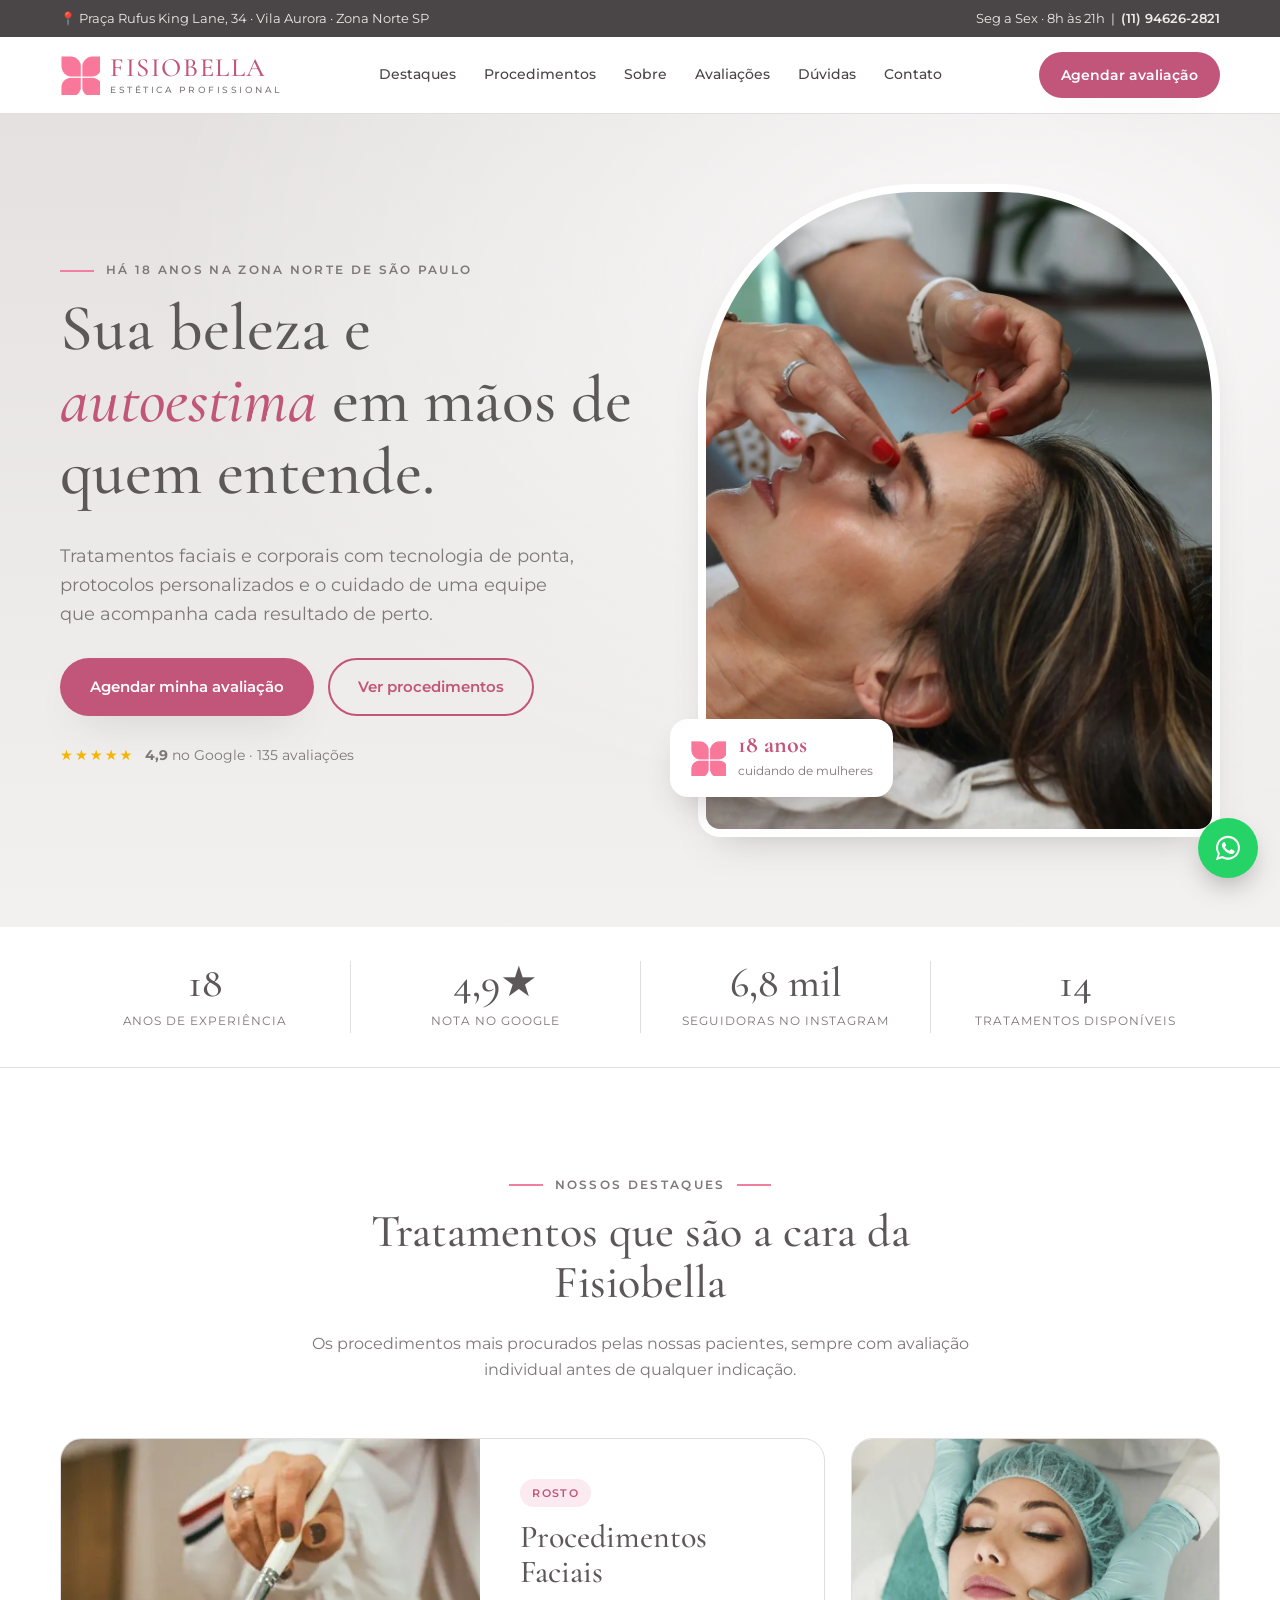
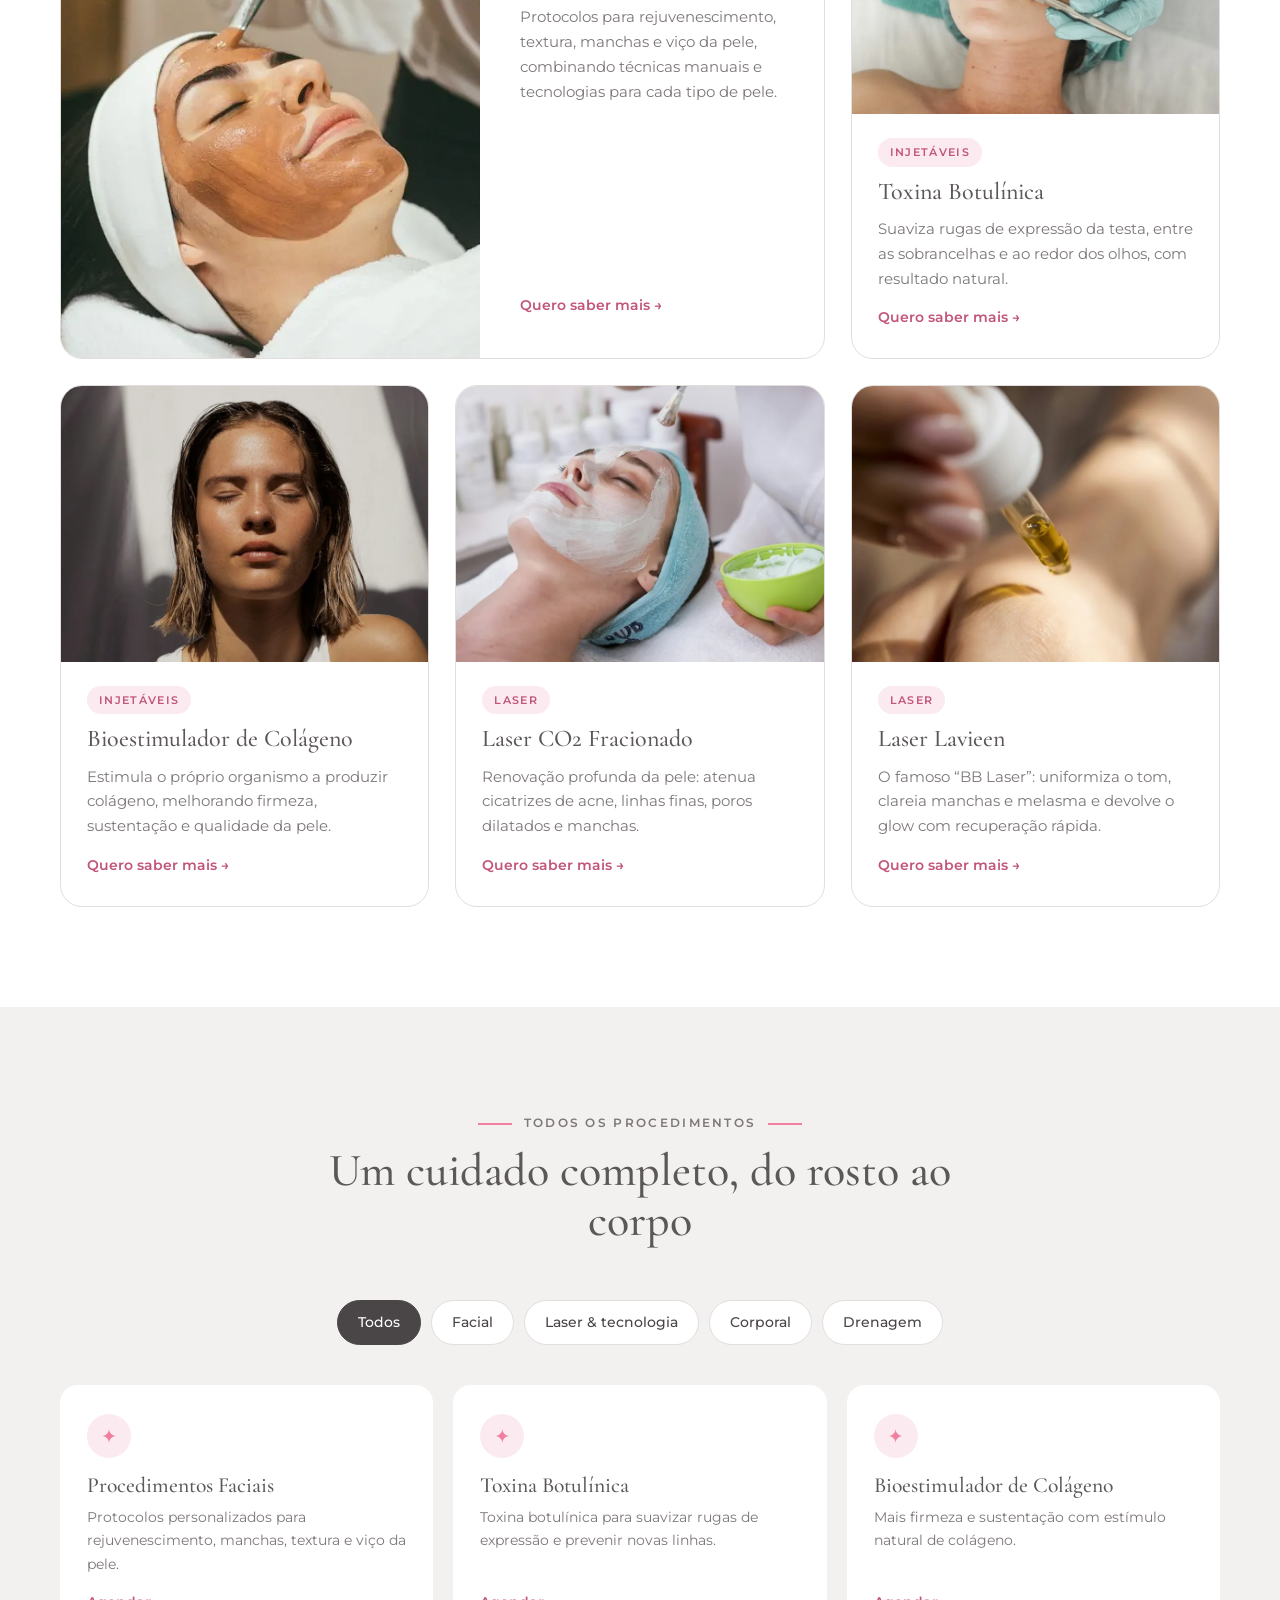
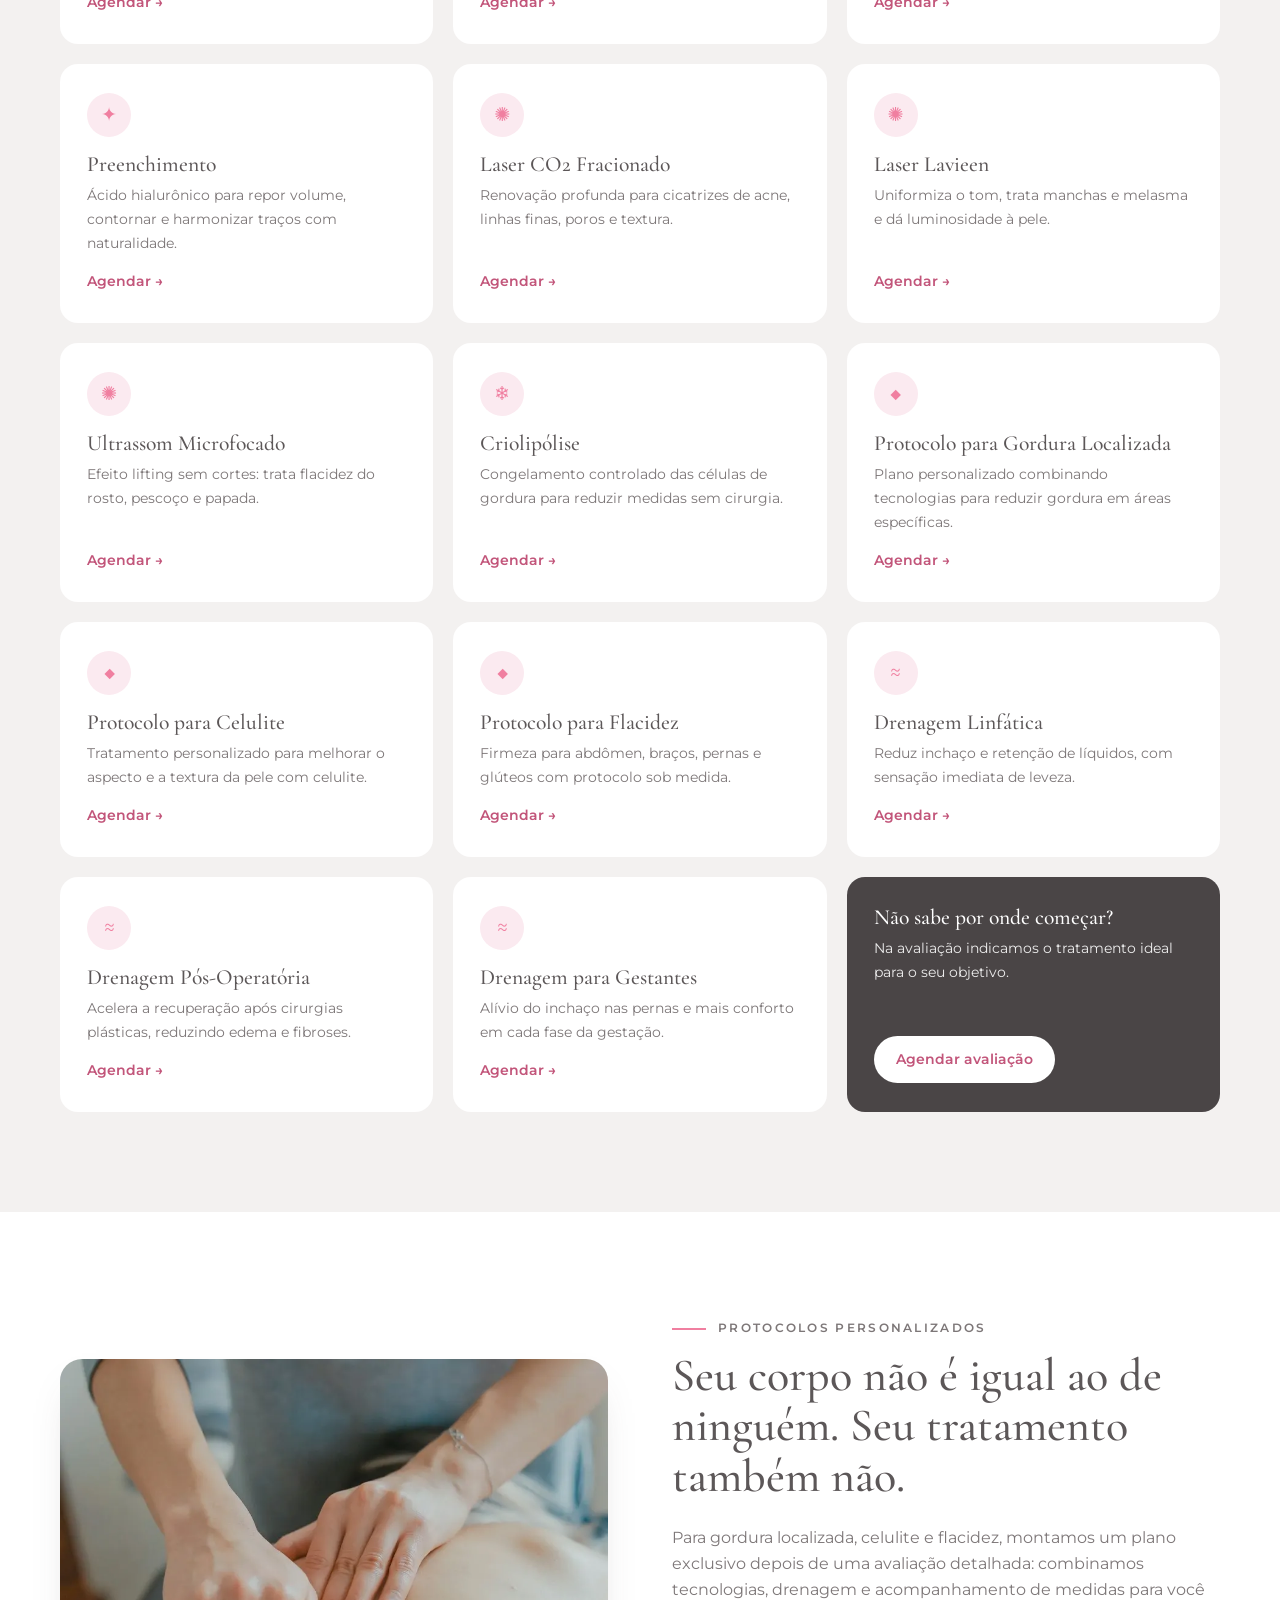
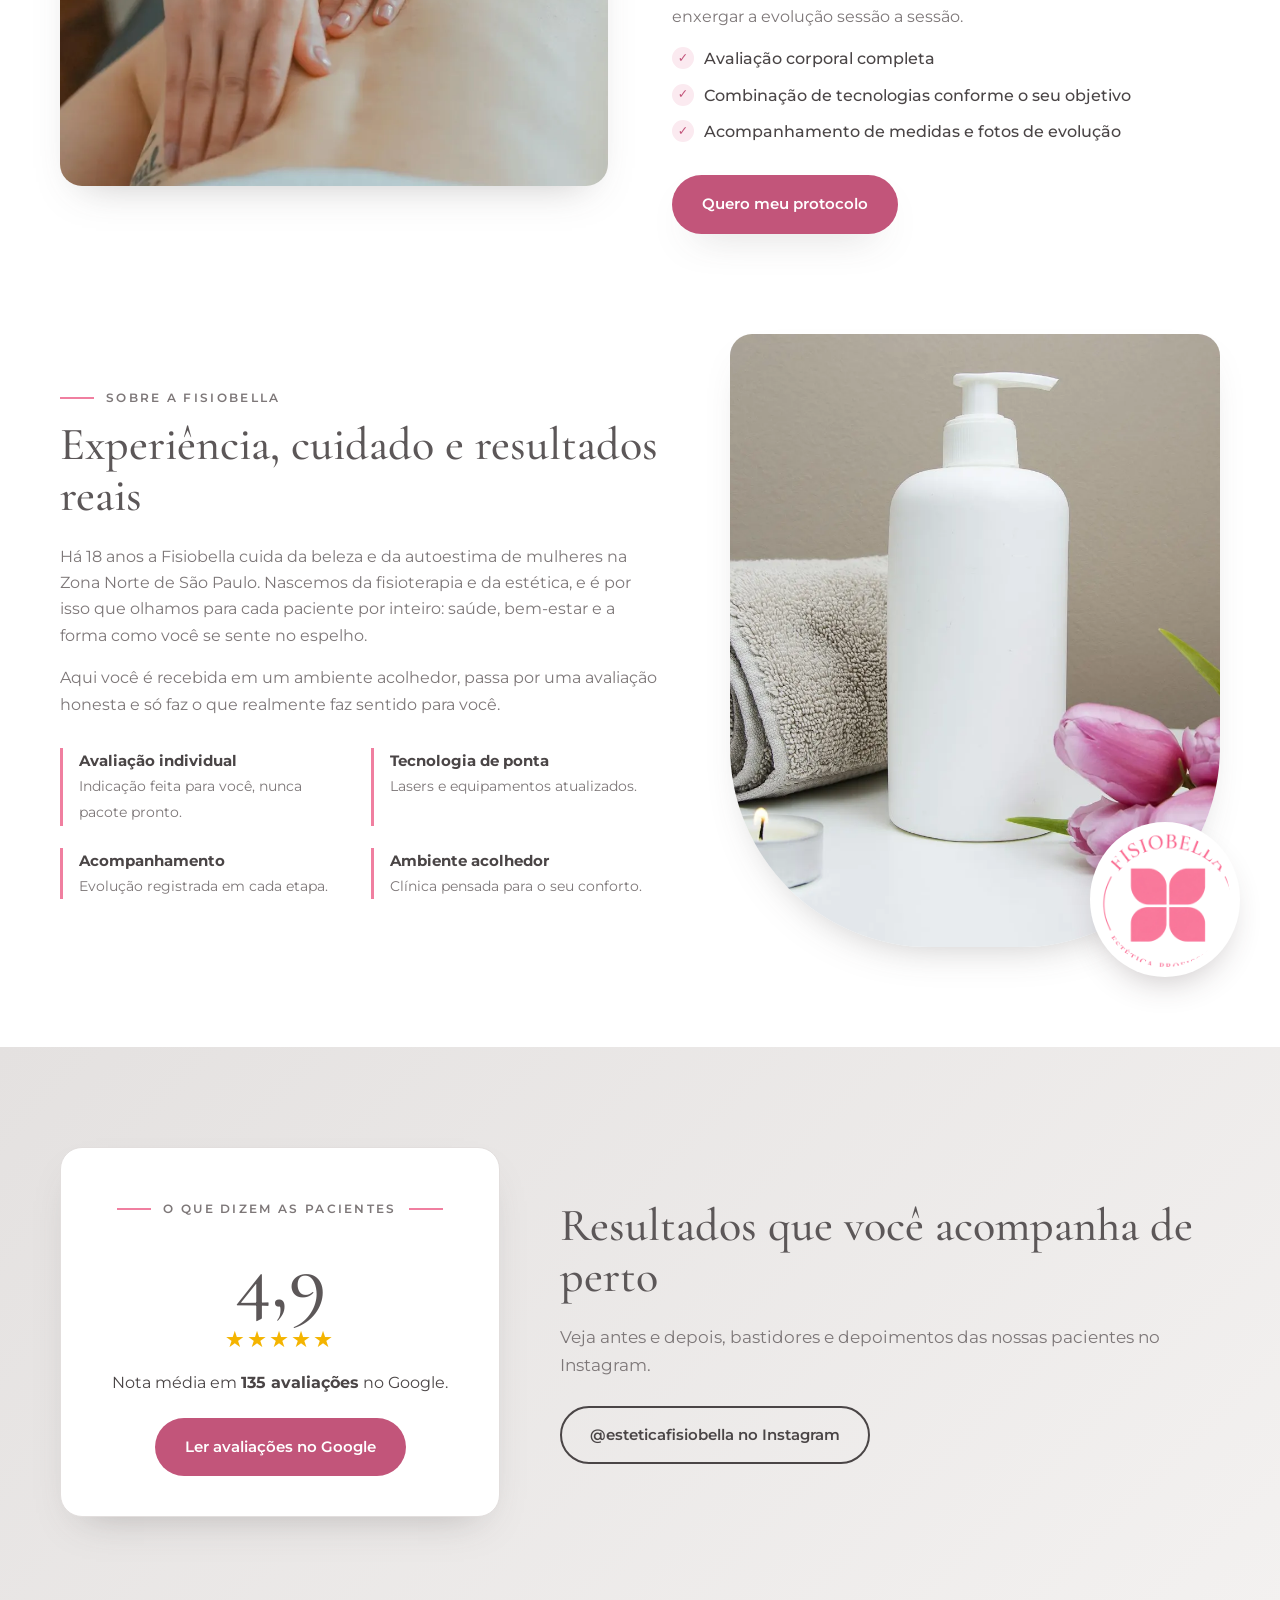
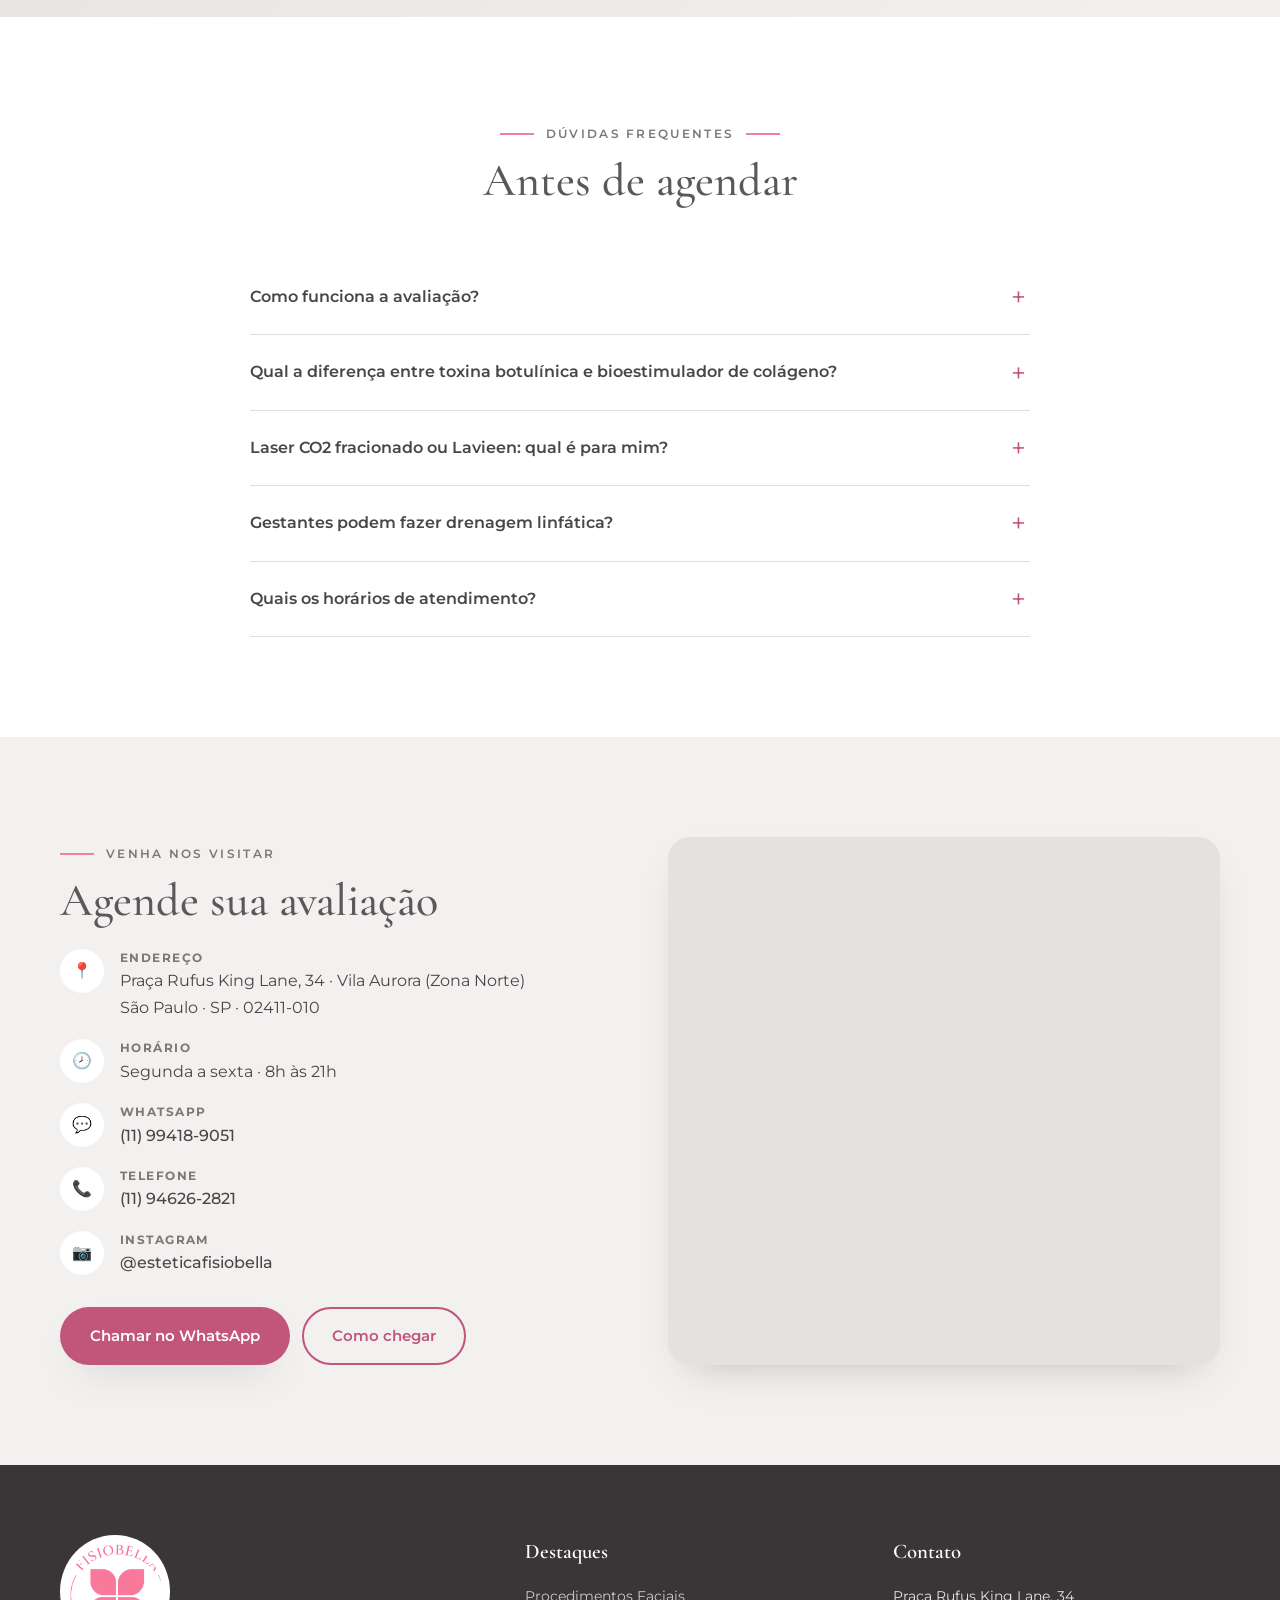
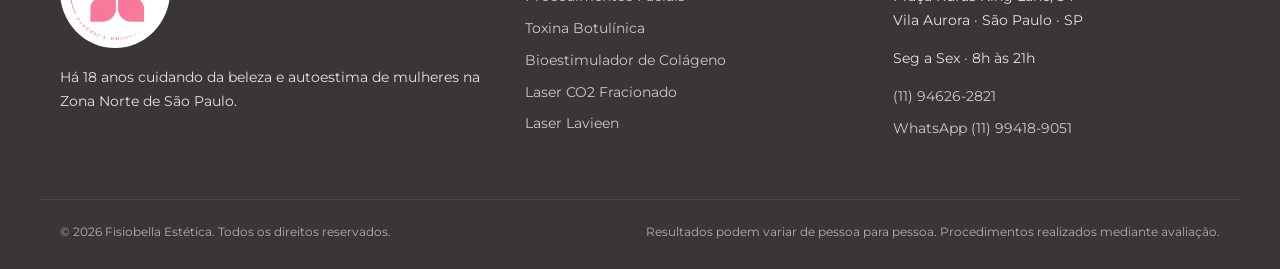
<file: index.html>
<!DOCTYPE html>
<html lang="pt-BR">
<head>
<!-- Google Tag Manager -->
<script>(function(w,d,s,l,i){w[l]=w[l]||[];w[l].push({'gtm.start':
new Date().getTime(),event:'gtm.js'});var f=d.getElementsByTagName(s)[0],
j=d.createElement(s),dl=l!='dataLayer'?'&l='+l:'';j.async=true;j.src=
'https://www.googletagmanager.com/gtm.js?id='+i+dl;f.parentNode.insertBefore(j,f);
})(window,document,'script','dataLayer','GTM-NGRBPXNZ');</script>
<!-- End Google Tag Manager -->
<meta charset="UTF-8">
<meta name="viewport" content="width=device-width, initial-scale=1.0">
<title>Fisiobella Estética | Clínica de Estética na Zona Norte de São Paulo</title>
<meta name="description" content="Há 18 anos cuidando da beleza e autoestima de mulheres. Toxina botulínica, bioestimulador de colágeno, laser CO2 fracionado, laser Lavieen, drenagem linfática e protocolos corporais na Vila Aurora, Zona Norte de SP.">
<meta name="robots" content="index, follow">
<link rel="canonical" href="https://www.fisiobellaestetica.com.br/">
<meta name="theme-color" content="#E4E1E0">
<link rel="icon" type="image/png" href="images/simbolo.png">
<link rel="apple-touch-icon" href="images/simbolo.png">

<meta property="og:type" content="website">
<meta property="og:site_name" content="Fisiobella Estética">
<meta property="og:title" content="Fisiobella Estética | Zona Norte de São Paulo">
<meta property="og:description" content="Experiência, cuidado e resultados reais. Agende sua avaliação.">
<meta property="og:url" content="https://www.fisiobellaestetica.com.br/">
<meta property="og:image" content="https://www.fisiobellaestetica.com.br/images/hero.webp">
<meta property="og:locale" content="pt_BR">

<link rel="preconnect" href="https://fonts.googleapis.com">
<link rel="preconnect" href="https://fonts.gstatic.com" crossorigin>
<link href="https://fonts.googleapis.com/css2?family=Cormorant+Garamond:ital,wght@0,500;0,600;1,500&family=Montserrat:wght@400;500;600;700&display=swap" rel="stylesheet">
<link rel="stylesheet" href="css/style.css">

<script type="application/ld+json">
{
  "@context": "https://schema.org",
  "@type": "BeautySalon",
  "name": "Fisiobella Estética",
  "url": "https://www.fisiobellaestetica.com.br/",
  "image": "https://www.fisiobellaestetica.com.br/images/logo-fisiobella.png",
  "telephone": "+5511946262821",
  "priceRange": "$$",
  "address": {
    "@type": "PostalAddress",
    "streetAddress": "Praça Rufus King Lane, 34 - Vila Aurora",
    "addressLocality": "São Paulo",
    "addressRegion": "SP",
    "postalCode": "02411-010",
    "addressCountry": "BR"
  },
  "openingHoursSpecification": [{
    "@type": "OpeningHoursSpecification",
    "dayOfWeek": ["Monday", "Tuesday", "Wednesday", "Thursday", "Friday"],
    "opens": "08:00",
    "closes": "21:00"
  }],
  "aggregateRating": { "@type": "AggregateRating", "ratingValue": "4.9", "reviewCount": "135" },
  "sameAs": ["https://www.instagram.com/esteticafisiobella/"]
}
</script>
</head>
<body>
<!-- Google Tag Manager (noscript) -->
<noscript><iframe src="https://www.googletagmanager.com/ns.html?id=GTM-NGRBPXNZ"
height="0" width="0" style="display:none;visibility:hidden"></iframe></noscript>
<!-- End Google Tag Manager (noscript) -->

<div class="topbar">
  <div class="wrap">
    <span>📍 Praça Rufus King Lane, 34 · Vila Aurora · Zona Norte SP</span>
    <span class="topbar-right">Seg a Sex · 8h às 21h &nbsp;|&nbsp; <a href="tel:+5511946262821">(11) 94626-2821</a></span>
  </div>
</div>

<header class="site-header" id="topo">
  <div class="wrap">
    <a href="#topo" class="logo" aria-label="Fisiobella Estética — início">
      <img src="images/simbolo.png" alt="" width="40" height="40">
      <span class="logo-text">Fisiobella<small>Estética Profissional</small></span>
    </a>
    <nav class="main-nav" id="main-nav" aria-label="Menu principal">
      <a href="#destaques">Destaques</a>
      <a href="#procedimentos">Procedimentos</a>
      <a href="#sobre">Sobre</a>
      <a href="#depoimentos">Avaliações</a>
      <a href="#duvidas">Dúvidas</a>
      <a href="#contato">Contato</a>
      <a class="btn btn-primary nav-cta-mobile js-wa" href="#">Agendar avaliação</a>
    </nav>
    <div class="nav-cta">
      <a class="btn btn-primary btn-sm js-wa" href="#">Agendar avaliação</a>
      <button class="nav-toggle" aria-label="Abrir menu" aria-expanded="false" aria-controls="main-nav"><span></span><span></span><span></span></button>
    </div>
  </div>
</header>

<main>

  <!-- HERO -->
  <section class="hero" id="inicio">
    <div class="wrap hero-grid">
      <div class="hero-copy" data-reveal>
        <p class="eyebrow">Há 18 anos na Zona Norte de São Paulo</p>
        <h1>Sua beleza e <em>autoestima</em> em mãos de quem entende.</h1>
        <p class="lead">Tratamentos faciais e corporais com tecnologia de ponta, protocolos personalizados e o cuidado de uma equipe que acompanha cada resultado de perto.</p>
        <div class="hero-actions">
          <a class="btn btn-primary js-wa" href="#">Agendar minha avaliação</a>
          <a class="btn btn-ghost" href="#procedimentos">Ver procedimentos</a>
        </div>
        <div class="hero-rating">
          <span class="stars" aria-hidden="true">★★★★★</span>
          <span><strong>4,9</strong> no Google · 135 avaliações</span>
        </div>
      </div>
      <div class="hero-media" data-reveal>
        <div class="hero-photo">
          <img src="images/hero.webp" alt="Paciente relaxada recebendo tratamento facial" width="1100" height="1300" fetchpriority="high">
        </div>
        <div class="hero-badge">
          <img src="images/simbolo.png" alt="" width="36" height="36">
          <div><strong>18 anos</strong><span>cuidando de mulheres</span></div>
        </div>
      </div>
    </div>
  </section>

  <!-- STATS -->
  <section class="stats">
    <div class="wrap stats-grid">
      <div><strong>18</strong><span>anos de experiência</span></div>
      <div><strong>4,9★</strong><span>nota no Google</span></div>
      <div><strong>6,8 mil</strong><span>seguidoras no Instagram</span></div>
      <div><strong>14</strong><span>tratamentos disponíveis</span></div>
    </div>
  </section>

  <!-- DESTAQUES -->
  <section class="section" id="destaques">
    <div class="wrap">
      <div class="section-head" data-reveal>
        <p class="eyebrow">Nossos destaques</p>
        <h2>Tratamentos que são a cara da Fisiobella</h2>
        <p>Os procedimentos mais procurados pelas nossas pacientes, sempre com avaliação individual antes de qualquer indicação.</p>
      </div>

      <div class="feature-grid">
        <article class="feature feature-lg" data-reveal>
          <img src="images/faciais.webp" alt="Tratamento facial com máscara" loading="lazy" width="800" height="600">
          <div class="feature-body">
            <span class="tag">Rosto</span>
            <h3>Procedimentos Faciais</h3>
            <p>Protocolos para rejuvenescimento, textura, manchas e viço da pele, combinando técnicas manuais e tecnologias para cada tipo de pele.</p>
            <a class="link js-wa" data-proc="Procedimentos Faciais" href="#">Quero saber mais →</a>
          </div>
        </article>
        <article class="feature" data-reveal>
          <img src="images/toxina-botulinica.webp" alt="Profissional realizando procedimento facial" loading="lazy" width="800" height="600">
          <div class="feature-body">
            <span class="tag">Injetáveis</span>
            <h3>Toxina Botulínica</h3>
            <p>Suaviza rugas de expressão da testa, entre as sobrancelhas e ao redor dos olhos, com resultado natural.</p>
            <a class="link js-wa" data-proc="Toxina Botulínica" href="#">Quero saber mais →</a>
          </div>
        </article>
        <article class="feature" data-reveal>
          <img src="images/bioestimulador.webp" alt="Rosto com pele iluminada" loading="lazy" width="800" height="600">
          <div class="feature-body">
            <span class="tag">Injetáveis</span>
            <h3>Bioestimulador de Colágeno</h3>
            <p>Estimula o próprio organismo a produzir colágeno, melhorando firmeza, sustentação e qualidade da pele.</p>
            <a class="link js-wa" data-proc="Bioestimulador de Colágeno" href="#">Quero saber mais →</a>
          </div>
        </article>
        <article class="feature" data-reveal>
          <img src="images/co2.webp" alt="Paciente em tratamento facial" loading="lazy" width="800" height="600">
          <div class="feature-body">
            <span class="tag">Laser</span>
            <h3>Laser CO2 Fracionado</h3>
            <p>Renovação profunda da pele: atenua cicatrizes de acne, linhas finas, poros dilatados e manchas.</p>
            <a class="link js-wa" data-proc="Laser CO2 Fracionado" href="#">Quero saber mais →</a>
          </div>
        </article>
        <article class="feature" data-reveal>
          <img src="images/lavieen.webp" alt="Aplicação de sérum na pele" loading="lazy" width="800" height="600">
          <div class="feature-body">
            <span class="tag">Laser</span>
            <h3>Laser Lavieen</h3>
            <p>O famoso “BB Laser”: uniformiza o tom, clareia manchas e melasma e devolve o glow com recuperação rápida.</p>
            <a class="link js-wa" data-proc="Laser Lavieen" href="#">Quero saber mais →</a>
          </div>
        </article>
      </div>
    </div>
  </section>

  <!-- PROCEDIMENTOS -->
  <section class="section section-soft" id="procedimentos">
    <div class="wrap">
      <div class="section-head" data-reveal>
        <p class="eyebrow">Todos os procedimentos</p>
        <h2>Um cuidado completo, do rosto ao corpo</h2>
      </div>

      <div class="tabs" role="tablist" aria-label="Categorias de procedimentos">
        <button class="tab is-active" role="tab" aria-selected="true" data-filter="all">Todos</button>
        <button class="tab" role="tab" aria-selected="false" data-filter="facial">Facial</button>
        <button class="tab" role="tab" aria-selected="false" data-filter="laser">Laser &amp; tecnologia</button>
        <button class="tab" role="tab" aria-selected="false" data-filter="corporal">Corporal</button>
        <button class="tab" role="tab" aria-selected="false" data-filter="drenagem">Drenagem</button>
      </div>

      <div class="proc-grid" id="proc-grid">
        <article class="proc" data-cat="facial">
          <span class="proc-icon" aria-hidden="true">✦</span>
          <h3>Procedimentos Faciais</h3>
          <p>Protocolos personalizados para rejuvenescimento, manchas, textura e viço da pele.</p>
          <a class="link js-wa" data-proc="Procedimentos Faciais" href="#">Agendar →</a>
        </article>
        <article class="proc" data-cat="facial">
          <span class="proc-icon" aria-hidden="true">✦</span>
          <h3>Toxina Botulínica</h3>
          <p>Toxina botulínica para suavizar rugas de expressão e prevenir novas linhas.</p>
          <a class="link js-wa" data-proc="Toxina Botulínica" href="#">Agendar →</a>
        </article>
        <article class="proc" data-cat="facial">
          <span class="proc-icon" aria-hidden="true">✦</span>
          <h3>Bioestimulador de Colágeno</h3>
          <p>Mais firmeza e sustentação com estímulo natural de colágeno.</p>
          <a class="link js-wa" data-proc="Bioestimulador de Colágeno" href="#">Agendar →</a>
        </article>
        <article class="proc" data-cat="facial">
          <span class="proc-icon" aria-hidden="true">✦</span>
          <h3>Preenchimento</h3>
          <p>Ácido hialurônico para repor volume, contornar e harmonizar traços com naturalidade.</p>
          <a class="link js-wa" data-proc="Preenchimento" href="#">Agendar →</a>
        </article>
        <article class="proc" data-cat="laser">
          <span class="proc-icon" aria-hidden="true">✺</span>
          <h3>Laser CO2 Fracionado</h3>
          <p>Renovação profunda para cicatrizes de acne, linhas finas, poros e textura.</p>
          <a class="link js-wa" data-proc="Laser CO2 Fracionado" href="#">Agendar →</a>
        </article>
        <article class="proc" data-cat="laser">
          <span class="proc-icon" aria-hidden="true">✺</span>
          <h3>Laser Lavieen</h3>
          <p>Uniformiza o tom, trata manchas e melasma e dá luminosidade à pele.</p>
          <a class="link js-wa" data-proc="Laser Lavieen" href="#">Agendar →</a>
        </article>
        <article class="proc" data-cat="laser">
          <span class="proc-icon" aria-hidden="true">✺</span>
          <h3>Ultrassom Microfocado</h3>
          <p>Efeito lifting sem cortes: trata flacidez do rosto, pescoço e papada.</p>
          <a class="link js-wa" data-proc="Ultrassom Microfocado" href="#">Agendar →</a>
        </article>
        <article class="proc" data-cat="corporal">
          <span class="proc-icon" aria-hidden="true">❄</span>
          <h3>Criolipólise</h3>
          <p>Congelamento controlado das células de gordura para reduzir medidas sem cirurgia.</p>
          <a class="link js-wa" data-proc="Criolipólise" href="#">Agendar →</a>
        </article>
        <article class="proc" data-cat="corporal">
          <span class="proc-icon" aria-hidden="true">◆</span>
          <h3>Protocolo para Gordura Localizada</h3>
          <p>Plano personalizado combinando tecnologias para reduzir gordura em áreas específicas.</p>
          <a class="link js-wa" data-proc="Protocolo para Gordura Localizada" href="#">Agendar →</a>
        </article>
        <article class="proc" data-cat="corporal">
          <span class="proc-icon" aria-hidden="true">◆</span>
          <h3>Protocolo para Celulite</h3>
          <p>Tratamento personalizado para melhorar o aspecto e a textura da pele com celulite.</p>
          <a class="link js-wa" data-proc="Protocolo para Celulite" href="#">Agendar →</a>
        </article>
        <article class="proc" data-cat="corporal">
          <span class="proc-icon" aria-hidden="true">◆</span>
          <h3>Protocolo para Flacidez</h3>
          <p>Firmeza para abdômen, braços, pernas e glúteos com protocolo sob medida.</p>
          <a class="link js-wa" data-proc="Protocolo para Flacidez" href="#">Agendar →</a>
        </article>
        <article class="proc" data-cat="drenagem">
          <span class="proc-icon" aria-hidden="true">≈</span>
          <h3>Drenagem Linfática</h3>
          <p>Reduz inchaço e retenção de líquidos, com sensação imediata de leveza.</p>
          <a class="link js-wa" data-proc="Drenagem Linfática" href="#">Agendar →</a>
        </article>
        <article class="proc" data-cat="drenagem">
          <span class="proc-icon" aria-hidden="true">≈</span>
          <h3>Drenagem Pós-Operatória</h3>
          <p>Acelera a recuperação após cirurgias plásticas, reduzindo edema e fibroses.</p>
          <a class="link js-wa" data-proc="Drenagem Linfática Pós-Operatório" href="#">Agendar →</a>
        </article>
        <article class="proc" data-cat="drenagem">
          <span class="proc-icon" aria-hidden="true">≈</span>
          <h3>Drenagem para Gestantes</h3>
          <p>Alívio do inchaço nas pernas e mais conforto em cada fase da gestação.</p>
          <a class="link js-wa" data-proc="Drenagem Linfática para Gestante" href="#">Agendar →</a>
        </article>
        <article class="proc proc-cta" data-cat="always">
          <h3>Não sabe por onde começar?</h3>
          <p>Na avaliação indicamos o tratamento ideal para o seu objetivo.</p>
          <a class="btn btn-light btn-sm js-wa" href="#">Agendar avaliação</a>
        </article>
      </div>
    </div>
  </section>

  <!-- CORPORAL BANNER -->
  <section class="split" id="protocolos">
    <div class="wrap split-grid">
      <div class="split-media" data-reveal>
        <img src="images/corporal.webp" alt="Sessão de drenagem linfática corporal" loading="lazy" width="900" height="700">
      </div>
      <div class="split-copy" data-reveal>
        <p class="eyebrow">Protocolos personalizados</p>
        <h2>Seu corpo não é igual ao de ninguém. Seu tratamento também não.</h2>
        <p>Para gordura localizada, celulite e flacidez, montamos um plano exclusivo depois de uma avaliação detalhada: combinamos tecnologias, drenagem e acompanhamento de medidas para você enxergar a evolução sessão a sessão.</p>
        <ul class="checks">
          <li>Avaliação corporal completa</li>
          <li>Combinação de tecnologias conforme o seu objetivo</li>
          <li>Acompanhamento de medidas e fotos de evolução</li>
        </ul>
        <a class="btn btn-primary js-wa" data-proc="Protocolo Personalizado Corporal" href="#">Quero meu protocolo</a>
      </div>
    </div>
  </section>

  <!-- SOBRE -->
  <section class="section" id="sobre">
    <div class="wrap about-grid">
      <div class="about-copy" data-reveal>
        <p class="eyebrow">Sobre a Fisiobella</p>
        <h2>Experiência, cuidado e resultados reais</h2>
        <p>Há 18 anos a Fisiobella cuida da beleza e da autoestima de mulheres na Zona Norte de São Paulo. Nascemos da fisioterapia e da estética, e é por isso que olhamos para cada paciente por inteiro: saúde, bem-estar e a forma como você se sente no espelho.</p>
        <p>Aqui você é recebida em um ambiente acolhedor, passa por uma avaliação honesta e só faz o que realmente faz sentido para você.</p>
        <div class="values">
          <div><strong>Avaliação individual</strong><span>Indicação feita para você, nunca pacote pronto.</span></div>
          <div><strong>Tecnologia de ponta</strong><span>Lasers e equipamentos atualizados.</span></div>
          <div><strong>Acompanhamento</strong><span>Evolução registrada em cada etapa.</span></div>
          <div><strong>Ambiente acolhedor</strong><span>Clínica pensada para o seu conforto.</span></div>
        </div>
      </div>
      <div class="about-media" data-reveal>
        <img src="images/sobre.webp" alt="Ambiente da clínica com flores cor-de-rosa" loading="lazy" width="900" height="1100">
        <img class="about-logo" src="images/logo-fisiobella.webp" alt="Logotipo Fisiobella Estética Profissional" loading="lazy" width="600" height="620">
      </div>
    </div>
  </section>

  <!-- AVALIAÇÕES -->
  <section class="section section-rose" id="depoimentos">
    <div class="wrap reviews">
      <div class="reviews-score" data-reveal>
        <p class="eyebrow">O que dizem as pacientes</p>
        <div class="score"><strong>4,9</strong><span class="stars" aria-hidden="true">★★★★★</span></div>
        <p>Nota média em <strong>135 avaliações</strong> no Google.</p>
        <a class="btn btn-light" href="https://www.google.com/maps/search/?api=1&query=Fisiobella+Est%C3%A9tica+Pra%C3%A7a+Rufus+King+Lane+34+S%C3%A3o+Paulo" target="_blank" rel="noopener">Ler avaliações no Google</a>
      </div>
      <div class="reviews-cta" data-reveal>
        <h2>Resultados que você acompanha de perto</h2>
        <p>Veja antes e depois, bastidores e depoimentos das nossas pacientes no Instagram.</p>
        <a class="btn btn-outline-light" href="https://www.instagram.com/esteticafisiobella/" target="_blank" rel="noopener">@esteticafisiobella no Instagram</a>
      </div>
    </div>
  </section>

  <!-- FAQ -->
  <section class="section" id="duvidas">
    <div class="wrap faq-wrap">
      <div class="section-head" data-reveal>
        <p class="eyebrow">Dúvidas frequentes</p>
        <h2>Antes de agendar</h2>
      </div>
      <div class="faq">
        <details>
          <summary>Como funciona a avaliação?</summary>
          <p>Conversamos sobre seus objetivos, analisamos pele ou corpo e explicamos quais tratamentos fazem sentido para você, quantas sessões são indicadas e quais cuidados tomar. Agende pelo WhatsApp.</p>
        </details>
        <details>
          <summary>Qual a diferença entre toxina botulínica e bioestimulador de colágeno?</summary>
          <p>A toxina botulínica relaxa músculos para suavizar rugas de expressão. O bioestimulador estimula a produção de colágeno, melhorando firmeza e qualidade da pele. Muitas vezes os dois se complementam; na avaliação indicamos o melhor caminho.</p>
        </details>
        <details>
          <summary>Laser CO2 fracionado ou Lavieen: qual é para mim?</summary>
          <p>O CO2 fracionado é indicado para renovação mais profunda (cicatrizes de acne, textura, rugas finas). O Lavieen é mais suave, com recuperação rápida, ótimo para manchas, melasma e luminosidade. A escolha depende da sua pele e do seu objetivo.</p>
        </details>
        <details>
          <summary>Gestantes podem fazer drenagem linfática?</summary>
          <p>Sim. Temos drenagem específica para gestantes, com técnica e posicionamento adaptados para cada fase da gestação, sempre respeitando a liberação médica.</p>
        </details>
        <details>
          <summary>Quais os horários de atendimento?</summary>
          <p>De segunda a sexta, das 8h às 21h, na Praça Rufus King Lane, 34, Vila Aurora (Zona Norte de São Paulo).</p>
        </details>
      </div>
    </div>
  </section>

  <!-- CONTATO -->
  <section class="section section-soft" id="contato">
    <div class="wrap contact-grid">
      <div class="contact-info" data-reveal>
        <p class="eyebrow">Venha nos visitar</p>
        <h2>Agende sua avaliação</h2>
        <ul class="contact-list">
          <li><span class="ci" aria-hidden="true">📍</span><div><strong>Endereço</strong>Praça Rufus King Lane, 34 · Vila Aurora (Zona Norte)<br>São Paulo · SP · 02411-010</div></li>
          <li><span class="ci" aria-hidden="true">🕗</span><div><strong>Horário</strong>Segunda a sexta · 8h às 21h</div></li>
          <li><span class="ci" aria-hidden="true">💬</span><div><strong>WhatsApp</strong><a class="js-wa" href="#">(11) 99418-9051</a></div></li>
          <li><span class="ci" aria-hidden="true">📞</span><div><strong>Telefone</strong><a href="tel:+5511946262821">(11) 94626-2821</a></div></li>
          <li><span class="ci" aria-hidden="true">📷</span><div><strong>Instagram</strong><a href="https://www.instagram.com/esteticafisiobella/" target="_blank" rel="noopener">@esteticafisiobella</a></div></li>
        </ul>
        <div class="contact-actions">
          <a class="btn btn-primary js-wa" href="#">Chamar no WhatsApp</a>
          <a class="btn btn-ghost" href="https://www.google.com/maps/dir/?api=1&destination=Pra%C3%A7a+Rufus+King+Lane+34+Vila+Aurora+S%C3%A3o+Paulo+SP" target="_blank" rel="noopener">Como chegar</a>
        </div>
      </div>
      <div class="map" data-reveal>
        <iframe title="Mapa da Fisiobella Estética" src="https://www.google.com/maps?q=Pra%C3%A7a+Rufus+King+Lane,+34+-+Vila+Aurora,+S%C3%A3o+Paulo+-+SP,+02411-010&output=embed" loading="lazy" referrerpolicy="no-referrer-when-downgrade"></iframe>
      </div>
    </div>
  </section>

</main>

<footer class="site-footer">
  <div class="wrap footer-grid">
    <div>
      <img class="footer-logo" src="images/logo-fisiobella.webp" alt="Fisiobella Estética Profissional" width="120" height="124" loading="lazy">
      <p>Há 18 anos cuidando da beleza e autoestima de mulheres na Zona Norte de São Paulo.</p>
    </div>
    <div>
      <h4>Destaques</h4>
      <a href="#destaques">Procedimentos Faciais</a>
      <a href="#destaques">Toxina Botulínica</a>
      <a href="#destaques">Bioestimulador de Colágeno</a>
      <a href="#destaques">Laser CO2 Fracionado</a>
      <a href="#destaques">Laser Lavieen</a>
    </div>
    <div>
      <h4>Contato</h4>
      <p>Praça Rufus King Lane, 34<br>Vila Aurora · São Paulo · SP</p>
      <p>Seg a Sex · 8h às 21h</p>
      <a href="tel:+5511946262821">(11) 94626-2821</a>
      <a class="js-wa" href="#">WhatsApp (11) 99418-9051</a>
    </div>
  </div>
  <div class="wrap footer-bottom">
    <span>© <span id="year">2026</span> Fisiobella Estética. Todos os direitos reservados.</span>
    <span>Resultados podem variar de pessoa para pessoa. Procedimentos realizados mediante avaliação.</span>
  </div>
</footer>

<a class="wa-float js-wa" href="#" aria-label="Falar no WhatsApp">
  <svg viewBox="0 0 32 32" width="30" height="30" aria-hidden="true"><path fill="currentColor" d="M16 3C9 3 3.3 8.6 3.3 15.6c0 2.4.7 4.7 1.9 6.7L3 29l6.9-2.1c1.9 1 4 1.6 6.1 1.6 7 0 12.7-5.7 12.7-12.7S23 3 16 3zm0 23.2c-1.9 0-3.8-.5-5.4-1.5l-.4-.2-4.1 1.2 1.3-4-.3-.4c-1.1-1.7-1.7-3.7-1.7-5.7C5.4 9.8 10.1 5.2 16 5.2s10.6 4.7 10.6 10.5S21.9 26.2 16 26.2zm5.8-7.9c-.3-.2-1.9-.9-2.2-1-.3-.1-.5-.2-.7.2-.2.3-.8 1-1 1.2-.2.2-.4.2-.7.1-.3-.2-1.3-.5-2.5-1.6-.9-.8-1.6-1.8-1.7-2.1-.2-.3 0-.5.1-.6l.5-.6c.2-.2.2-.3.3-.5.1-.2 0-.4 0-.6l-1-2.4c-.3-.6-.5-.5-.7-.5h-.6c-.2 0-.6.1-.9.4-.3.3-1.2 1.1-1.2 2.8s1.2 3.2 1.4 3.5c.2.2 2.4 3.6 5.7 5 2.8 1.1 3.4.9 4 .8.6-.1 1.9-.8 2.2-1.5.3-.8.3-1.4.2-1.5-.1-.2-.3-.3-.6-.4z"/></svg>
</a>

<div class="lead-modal" id="lead-modal" hidden>
  <div class="lead-backdrop" data-close></div>
  <div class="lead-dialog" role="dialog" aria-modal="true" aria-labelledby="lead-title">
    <button class="lead-close" type="button" aria-label="Fechar" data-close>&times;</button>
    <img src="images/simbolo.png" alt="" width="40" height="40">
    <h2 id="lead-title">Agende sua avaliação</h2>
    <p class="lead-sub">Preencha rapidinho e continue a conversa no WhatsApp.</p>
    <form id="lead-form" novalidate>
      <div class="lead-hp" aria-hidden="true"><label>Empresa <input type="text" name="empresa" tabindex="-1" autocomplete="off"></label></div>
      <label>Seu nome
        <input type="text" name="nome" autocomplete="given-name" required maxlength="60" placeholder="Como podemos te chamar?">
      </label>
      <label>Seu WhatsApp
        <input type="tel" name="telefone" autocomplete="tel-national" inputmode="numeric" required placeholder="(11) 99999-9999">
      </label>
      <label>Tratamento de interesse
        <select name="procedimento">
          <option>Avaliação geral</option>
          <option>Procedimentos Faciais</option>
          <option>Toxina Botulínica</option>
          <option>Bioestimulador de Colágeno</option>
          <option>Preenchimento</option>
          <option>Laser CO2 Fracionado</option>
          <option>Laser Lavieen</option>
          <option>Ultrassom Microfocado</option>
          <option>Criolipólise</option>
          <option>Protocolo para Gordura Localizada</option>
          <option>Protocolo para Celulite</option>
          <option>Protocolo para Flacidez</option>
          <option>Protocolo Personalizado Corporal</option>
          <option>Drenagem Linfática</option>
          <option>Drenagem Linfática Pós-Operatório</option>
          <option>Drenagem Linfática para Gestante</option>
        </select>
      </label>
      <p class="lead-error" id="lead-error" role="alert"></p>
      <button class="btn btn-primary lead-submit" type="submit">Continuar no WhatsApp</button>
      <p class="lead-privacy">Seus dados são usados só para entrarmos em contato sobre o seu agendamento.</p>
    </form>
  </div>
</div>

<script src="js/main.js"></script>
</body>
</html>
</file>
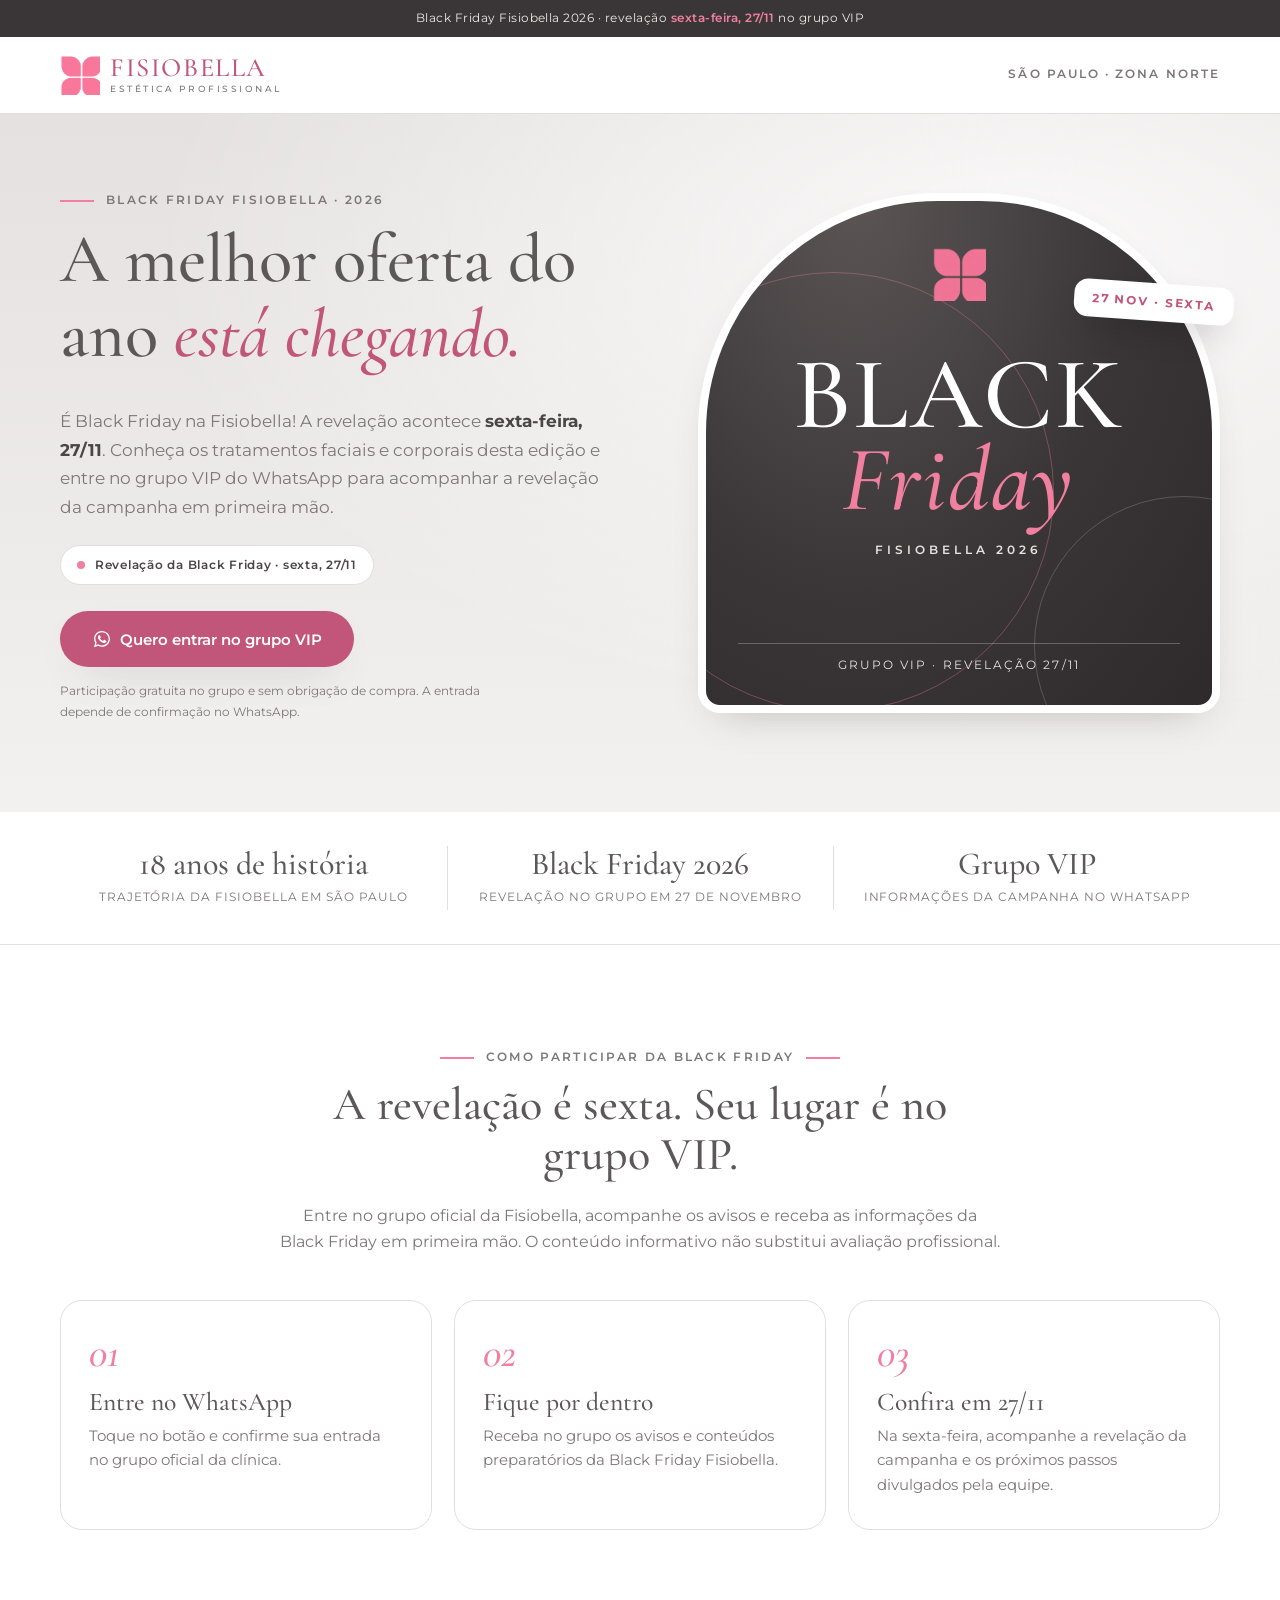
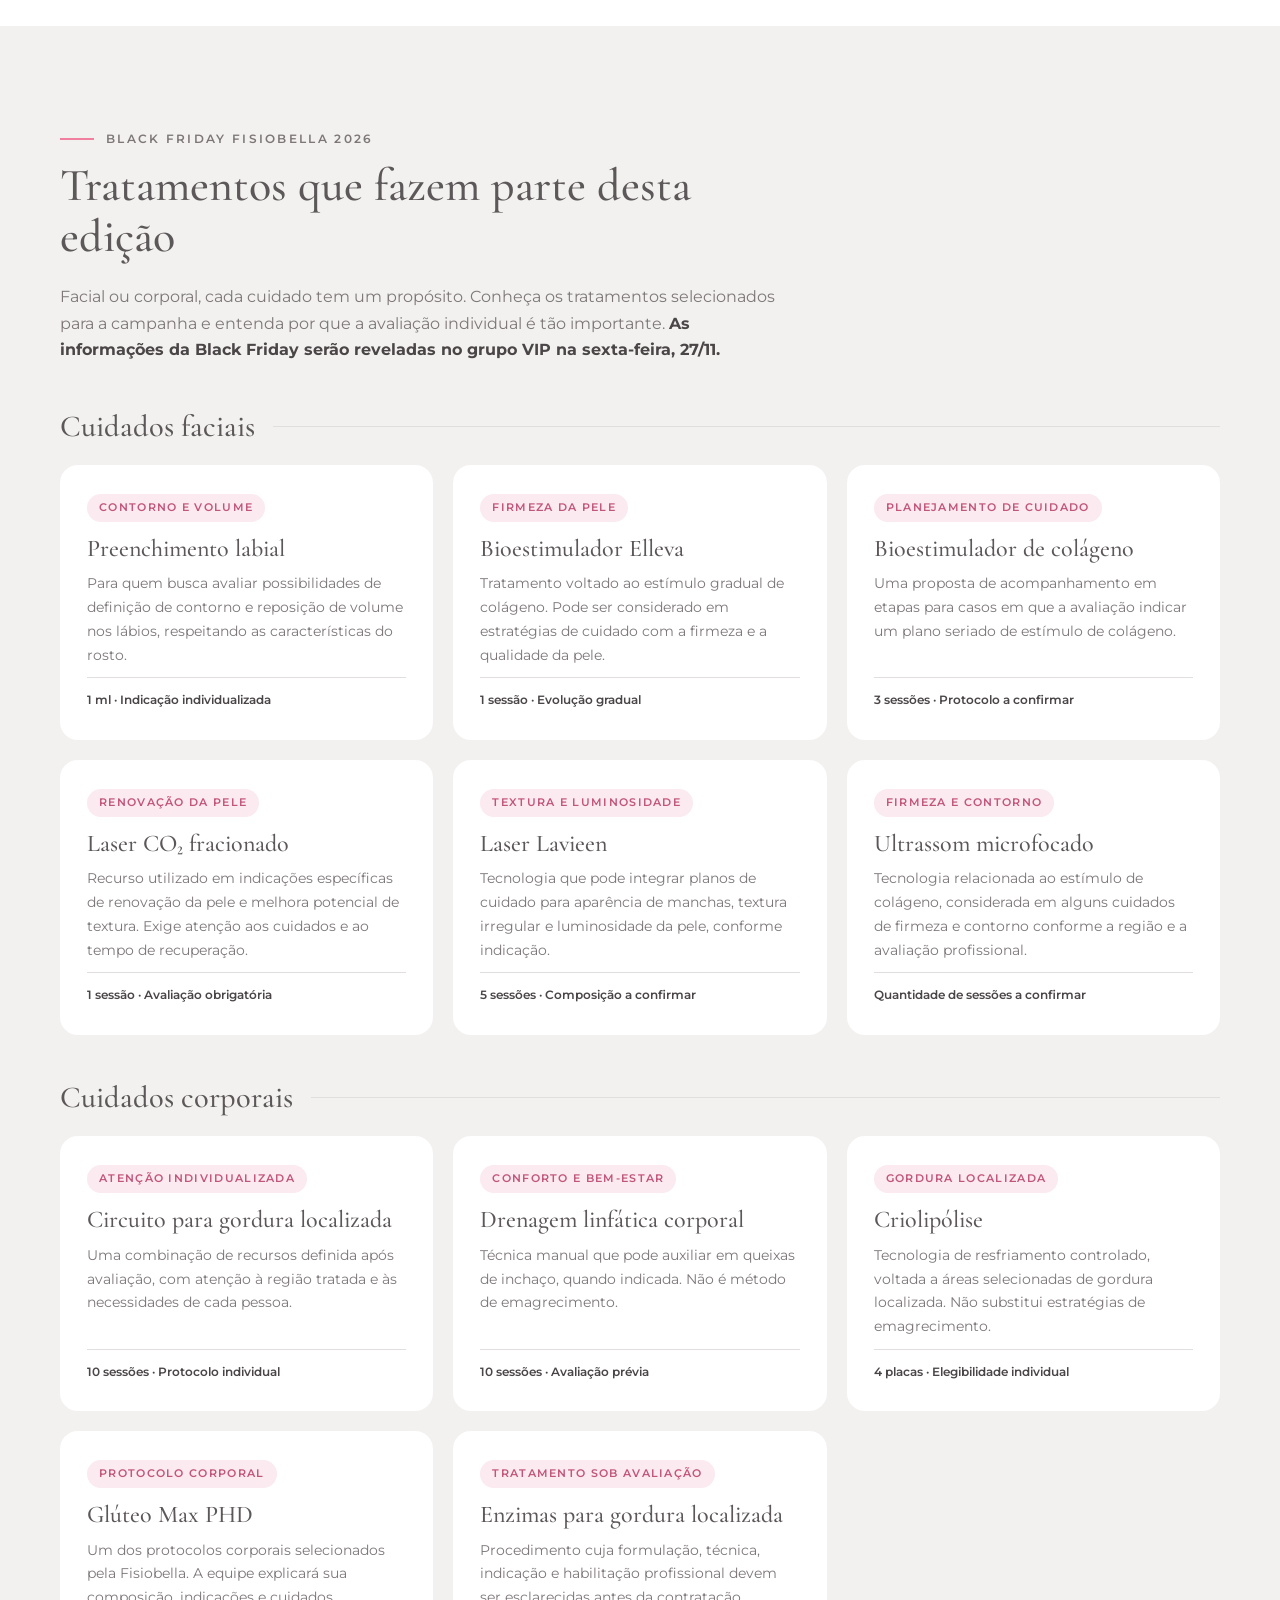
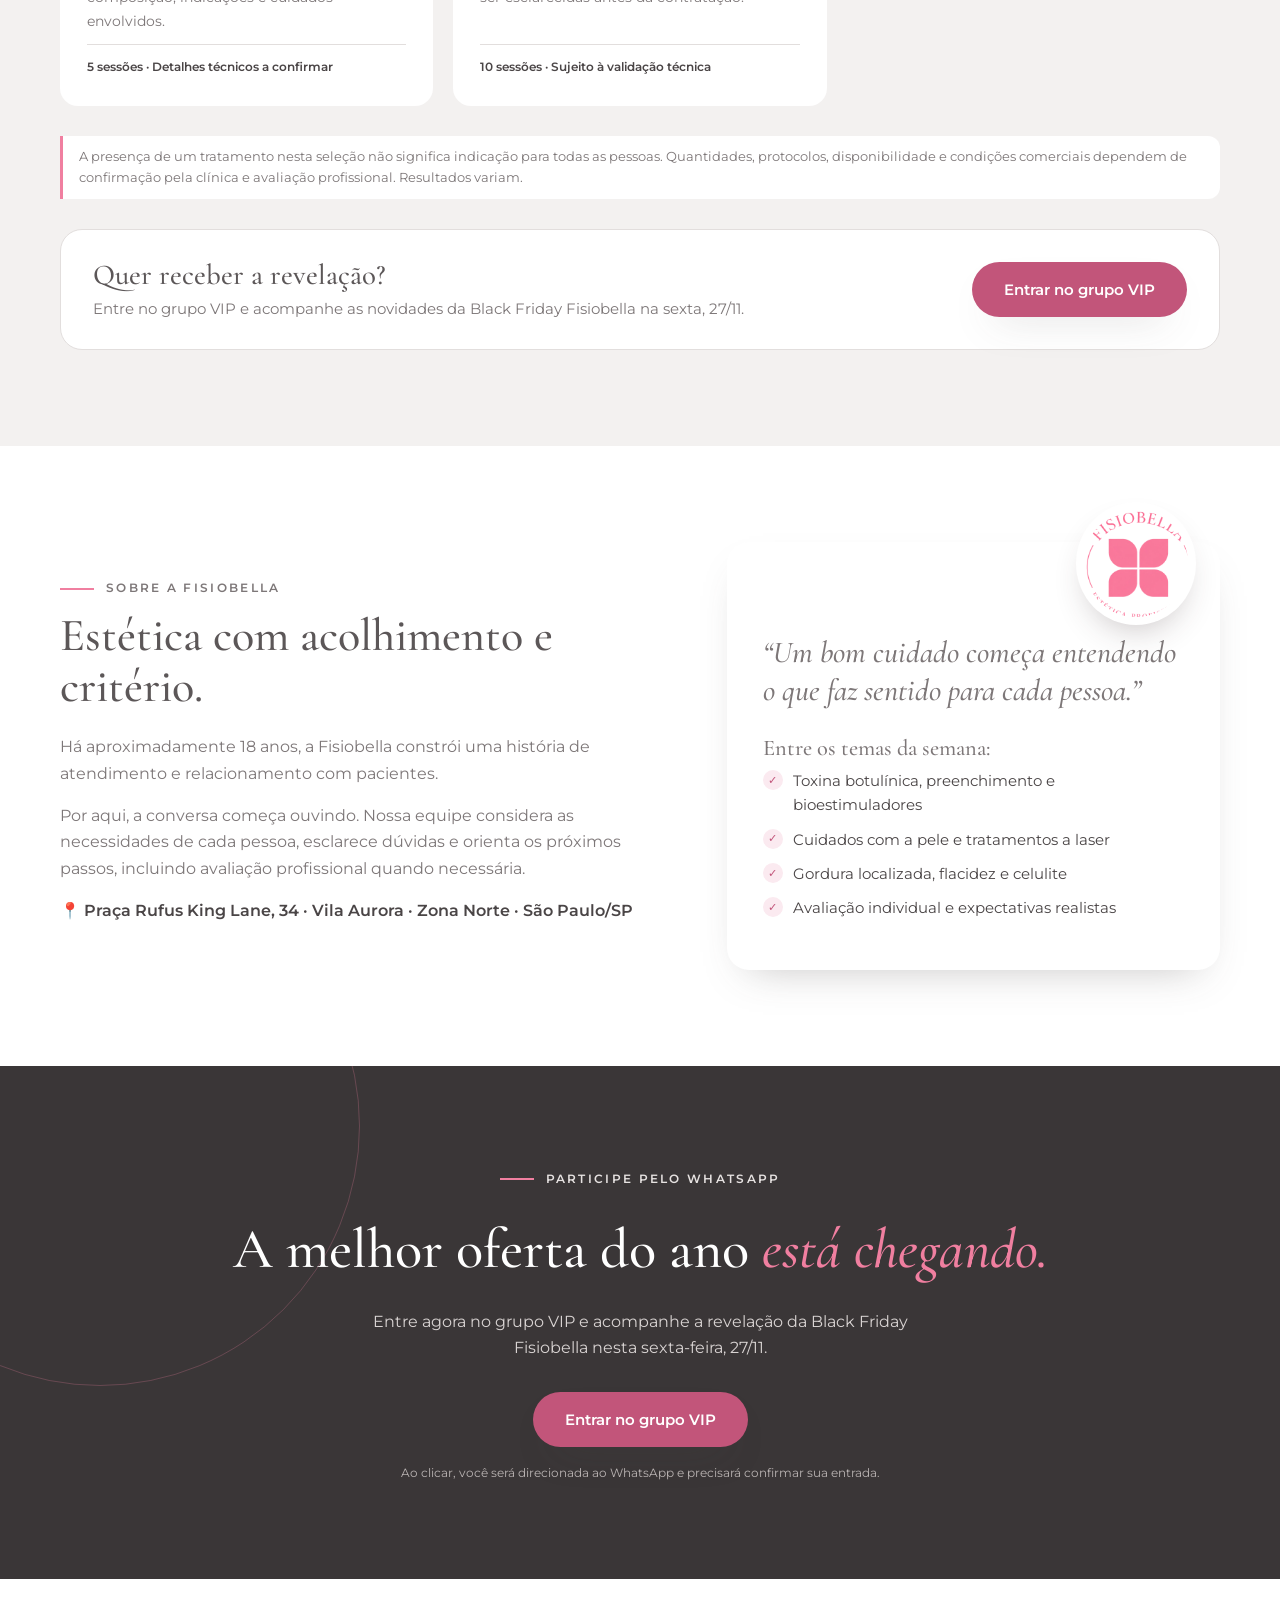
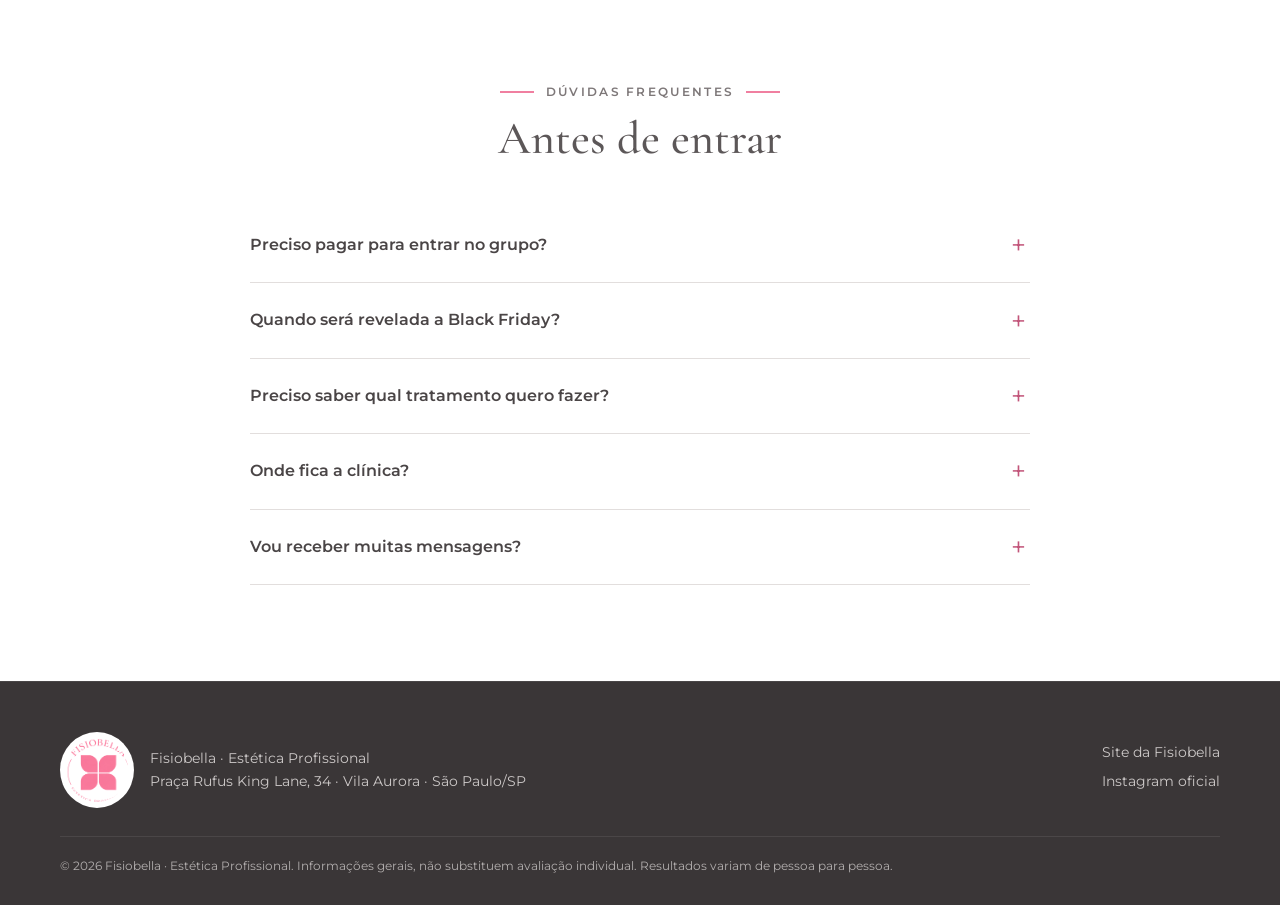
<file: black/index.html>
<!DOCTYPE html>
<html lang="pt-BR">
<head>
<!-- Google Tag Manager -->
<script>(function(w,d,s,l,i){w[l]=w[l]||[];w[l].push({'gtm.start':
new Date().getTime(),event:'gtm.js'});var f=d.getElementsByTagName(s)[0],
j=d.createElement(s),dl=l!='dataLayer'?'&l='+l:'';j.async=true;j.src=
'https://www.googletagmanager.com/gtm.js?id='+i+dl;f.parentNode.insertBefore(j,f);
})(window,document,'script','dataLayer','GTM-NGRBPXNZ');</script>
<!-- End Google Tag Manager -->
<meta charset="UTF-8">
<meta name="viewport" content="width=device-width, initial-scale=1.0">
<title>Black Friday Fisiobella 2026 | Grupo VIP • 27/11</title>
<meta name="description" content="Black Friday Fisiobella 2026: entre no grupo VIP do WhatsApp e acompanhe a revelação da campanha na sexta-feira, 27/11. Tratamentos faciais e corporais na Zona Norte de São Paulo.">
<meta name="theme-color" content="#3A3637">
<link rel="canonical" href="https://www.fisiobellaestetica.com.br/black/">
<link rel="icon" type="image/png" href="/images/simbolo.png">
<link rel="apple-touch-icon" href="/images/simbolo.png">

<meta property="og:type" content="website">
<meta property="og:site_name" content="Fisiobella Estética">
<meta property="og:title" content="Black Friday Fisiobella 2026 | Grupo VIP">
<meta property="og:description" content="A revelação acontece sexta-feira, 27/11. Entre no grupo VIP do WhatsApp.">
<meta property="og:url" content="https://www.fisiobellaestetica.com.br/black/">
<meta property="og:image" content="https://www.fisiobellaestetica.com.br/images/logo-fisiobella.png">
<meta property="og:locale" content="pt_BR">

<link rel="preconnect" href="https://fonts.googleapis.com">
<link rel="preconnect" href="https://fonts.gstatic.com" crossorigin>
<link href="https://fonts.googleapis.com/css2?family=Cormorant+Garamond:ital,wght@0,500;0,600;1,500&family=Montserrat:wght@400;500;600;700&display=swap" rel="stylesheet">

<style>
  /* Mesmos tokens do site (css/style.css) */
  :root {
    --pink: #F07FA0;
    --rose: #C2557A;
    --rose-dark: #A6445F;
    --petal: #FBEAF0;
    --blush: #F3F1F0;
    --blush-2: #E4E1E0;
    --ink: #4A4546;
    --graphite: #3A3637;
    --heading: #5C5758;
    --muted: #7D7778;
    --line: #E2DEDD;
    --white: #FFFFFF;
    --radius: 22px;
    --shadow: 0 18px 40px -22px rgba(74, 69, 70, .35);
    --serif: "Cormorant Garamond", Georgia, serif;
    --sans: "Montserrat", system-ui, -apple-system, "Segoe UI", sans-serif;
  }
  *, *::before, *::after { box-sizing: border-box; }
  html { scroll-behavior: smooth; }
  html, body { overflow-x: clip; }
  body { margin: 0; font-family: var(--sans); color: var(--ink); background: var(--white); line-height: 1.65; font-size: 16px; -webkit-font-smoothing: antialiased; }
  img { max-width: 100%; display: block; }
  a { color: inherit; }
  h1, h2, h3 { font-family: var(--serif); font-weight: 500; line-height: 1.1; margin: 0 0 .5em; color: var(--heading); }
  h1 { font-size: clamp(2.6rem, 5.4vw, 4.3rem); }
  h2 { font-size: clamp(2rem, 3.6vw, 2.9rem); }
  p { margin: 0 0 1em; }
  em { font-style: italic; color: var(--rose); }
  .wrap { width: 100%; max-width: 1200px; margin: 0 auto; padding: 0 20px; }

  .eyebrow { font-size: .72rem; font-weight: 600; letter-spacing: .2em; text-transform: uppercase; color: var(--muted); margin-bottom: 1em; display: inline-flex; align-items: center; gap: 12px; }
  .eyebrow::before { content: ""; width: 34px; height: 2px; background: var(--pink); flex: none; }
  .center { text-align: center; }
  .center .eyebrow::after { content: ""; width: 34px; height: 2px; background: var(--pink); flex: none; }

  .btn { display: inline-flex; align-items: center; justify-content: center; gap: .5em; padding: 16px 30px; border-radius: 999px; font: 600 .95rem var(--sans); text-decoration: none; border: 2px solid transparent; cursor: pointer; transition: transform .2s, background .2s, color .2s; }
  .btn:hover { transform: translateY(-2px); }
  .btn-primary { background: var(--rose); color: var(--white); box-shadow: var(--shadow); }
  .btn-primary:hover { background: var(--rose-dark); }
  .btn-light { background: var(--white); color: var(--ink); }
  .btn-light:hover { background: var(--petal); }
  .btn svg { width: 20px; height: 20px; flex: none; }
  .micro { font-size: .78rem; color: var(--muted); max-width: 440px; margin: 14px 0 0; }

  /* Header */
  .topbar { background: var(--graphite); color: #EDEAE9; font-size: .78rem; text-align: center; padding: 8px 16px; letter-spacing: .04em; }
  .topbar strong { color: var(--pink); font-weight: 600; }
  .site-header { background: var(--white); border-bottom: 1px solid var(--line); }
  .site-header .wrap { display: flex; align-items: center; justify-content: space-between; gap: 16px; height: 76px; }
  .logo { display: flex; align-items: center; gap: 10px; text-decoration: none; }
  .logo img { width: 40px; height: 40px; }
  .logo-text { font-family: var(--serif); font-size: 1.65rem; font-weight: 500; color: var(--rose); letter-spacing: .06em; text-transform: uppercase; line-height: 1; }
  .logo-text small { display: block; font-family: var(--sans); font-size: .56rem; letter-spacing: .28em; color: var(--muted); margin-top: 4px; }
  .topnote { font-size: .72rem; font-weight: 600; letter-spacing: .18em; text-transform: uppercase; color: var(--muted); }

  /* Hero */
  .hero { background: radial-gradient(ellipse at 80% 20%, #FAF9F9 0%, transparent 60%), linear-gradient(180deg, var(--blush-2) 0%, var(--blush) 100%); padding: 70px 0 90px; }
  .hero-grid { display: grid; grid-template-columns: 1.05fr .95fr; gap: 60px; align-items: center; }
  .lead { font-size: 1.08rem; color: var(--muted); max-width: 540px; }
  .lead strong { color: var(--ink); }
  .date { display: inline-flex; align-items: center; gap: 10px; padding: 9px 16px; border: 1px solid var(--line); background: var(--white); border-radius: 999px; font-size: .78rem; font-weight: 600; letter-spacing: .06em; margin: 6px 0 26px; }
  .date::before { content: ""; width: 8px; height: 8px; background: var(--pink); border-radius: 50%; }
  .hero-actions { display: block; }

  .visual { position: relative; min-height: 520px; border-radius: 240px 240px var(--radius) var(--radius); background: radial-gradient(ellipse at 30% 0%, #5A5455 0%, var(--graphite) 55%, #2E2A2B 100%); border: 8px solid var(--white); box-shadow: var(--shadow); display: flex; align-items: center; justify-content: center; overflow: hidden; isolation: isolate; }
  .visual::before { content: ""; position: absolute; width: 440px; height: 440px; border: 1px solid rgba(240,127,160,.35); border-radius: 50%; top: 14%; left: -18%; z-index: -1; }
  .visual::after { content: ""; position: absolute; width: 300px; height: 300px; border: 1px solid rgba(255,255,255,.18); border-radius: 50%; right: -24%; bottom: -18%; z-index: -1; }
  .visual-symbol { position: absolute; top: 46px; left: 50%; transform: translateX(-50%); width: 54px; height: 54px; opacity: .95; }
  .blackvisual { text-align: center; color: var(--white); }
  .blackvisual span { display: block; font: 500 clamp(4.2rem, 8vw, 6.6rem)/.88 var(--serif); letter-spacing: .02em; text-transform: uppercase; }
  .blackvisual span + span { font-style: italic; color: var(--pink); text-transform: none; font-size: clamp(3.8rem, 7.2vw, 6rem); }
  .blackvisual small { display: block; margin-top: 22px; font: 600 .78rem var(--sans); letter-spacing: .32em; color: #E6E2E1; }
  .visual-label { position: absolute; left: 32px; right: 32px; bottom: 30px; color: #E6E2E1; border-top: 1px solid rgba(255,255,255,.25); padding-top: 12px; font-size: .72rem; letter-spacing: .18em; text-transform: uppercase; text-align: center; }
  .visual-wrap { position: relative; }
  .float { position: absolute; top: 90px; right: -14px; z-index: 2; background: var(--white); color: var(--rose); padding: 12px 18px; border-radius: 14px; box-shadow: 0 16px 34px -14px rgba(0,0,0,.45); font: 700 .74rem var(--sans); letter-spacing: .16em; text-transform: uppercase; transform: rotate(4deg); }

  /* Barra de destaques */
  .stats { background: var(--white); border-bottom: 1px solid var(--line); }
  .stats-grid { display: grid; grid-template-columns: repeat(3, 1fr); text-align: center; padding-top: 34px; padding-bottom: 34px; }
  .stats-grid div + div { border-left: 1px solid var(--line); }
  .stats-grid strong { display: block; font-family: var(--serif); font-weight: 500; font-size: 2rem; line-height: 1.15; color: var(--heading); }
  .stats-grid span { font-size: .74rem; letter-spacing: .08em; text-transform: uppercase; color: var(--muted); }

  /* Seções */
  .section { padding: 96px 0; }
  .section-soft { background: var(--blush); }
  .section-head { max-width: 720px; margin-bottom: 44px; }
  .section-head.center { margin-left: auto; margin-right: auto; }
  .intro { color: var(--muted); }
  .intro strong { color: var(--ink); }

  .steps { display: grid; grid-template-columns: repeat(3, 1fr); gap: 22px; }
  .step { background: var(--white); border: 1px solid var(--line); border-radius: var(--radius); padding: 32px 28px; }
  .step .n { font: italic 500 2.6rem/1 var(--serif); color: var(--pink); display: block; margin-bottom: 14px; }
  .step h3 { font-size: 1.6rem; margin-bottom: .3em; }
  .step p { color: var(--muted); font-size: .92rem; margin: 0; }

  .group-title { display: flex; align-items: center; gap: 18px; margin: 46px 0 22px; }
  .group-title h3 { font-size: 1.9rem; margin: 0; white-space: nowrap; }
  .group-title::after { content: ""; height: 1px; background: var(--line); flex: 1; }
  .service-grid { display: grid; grid-template-columns: repeat(3, minmax(0, 1fr)); gap: 20px; }
  .service { background: var(--white); border-radius: 18px; padding: 28px 26px; border: 1px solid transparent; display: flex; flex-direction: column; gap: 10px; transition: border-color .2s, transform .2s, box-shadow .2s; }
  .service:hover { border-color: var(--pink); transform: translateY(-4px); box-shadow: var(--shadow); }
  .tag { align-self: flex-start; font-size: .68rem; font-weight: 600; letter-spacing: .12em; text-transform: uppercase; color: var(--rose); background: var(--petal); padding: 5px 12px; border-radius: 999px; }
  .service h3 { font-size: 1.5rem; margin: 4px 0 0; }
  .service p { color: var(--muted); font-size: .9rem; margin: 0; flex: 1; }
  .service .detail { font-size: .78rem; font-weight: 600; color: var(--ink); padding-top: 12px; border-top: 1px solid var(--line); }
  .disclaimer { font-size: .8rem; color: var(--muted); border-left: 3px solid var(--pink); padding: 10px 16px; margin: 30px 0 0; background: var(--white); border-radius: 0 12px 12px 0; }
  .mini-cta { display: flex; align-items: center; justify-content: space-between; gap: 24px; background: var(--white); border: 1px solid var(--line); border-radius: var(--radius); padding: 28px 32px; margin-top: 30px; }
  .mini-cta strong { display: block; font: 500 1.8rem/1.15 var(--serif); color: var(--heading); }
  .mini-cta p { margin: 6px 0 0; color: var(--muted); font-size: .92rem; }
  .mini-cta .btn { white-space: nowrap; }

  .split { display: grid; grid-template-columns: 1.1fr .9fr; gap: 64px; align-items: center; }
  .split p { color: var(--muted); }
  .address { color: var(--ink) !important; font-weight: 600; }
  .quote-box { background: var(--white); border-radius: var(--radius); padding: 92px 36px 40px; box-shadow: var(--shadow); position: relative; }
  .quote-box img { width: 120px; height: auto; position: absolute; top: -40px; right: 24px; background: var(--white); border-radius: 50%; padding: 8px; box-shadow: 0 16px 34px -14px rgba(58,42,48,.3); }
  .quote { font: italic 500 1.9rem/1.25 var(--serif); color: var(--rose); margin: 0 0 24px; }
  .topics-title { font: 500 1.4rem var(--serif); color: var(--heading); margin: 0 0 8px; }
  .topics { list-style: none; padding: 0; margin: 0; }
  .topics li { padding-left: 30px; position: relative; margin-bottom: 10px; font-size: .92rem; color: var(--ink); }
  .topics li::before { content: "✓"; position: absolute; left: 0; top: 1px; width: 20px; height: 20px; border-radius: 50%; background: var(--petal); color: var(--rose); display: grid; place-items: center; font-size: .7rem; font-weight: 700; }

  .cta-section { background: var(--graphite); color: var(--white); text-align: center; padding: 96px 0; position: relative; overflow: hidden; isolation: isolate; }
  .cta-section::before { content: ""; position: absolute; width: 520px; height: 520px; border: 1px solid rgba(240,127,160,.25); border-radius: 50%; left: -160px; top: -200px; z-index: -1; }
  .cta-section .eyebrow { color: #E6E2E1; }
  .cta-section h2 { color: var(--white); font-size: clamp(2.3rem, 4.4vw, 3.6rem); }
  .cta-section h2 em { color: var(--pink); }
  .cta-section p { color: #D9D4D3; max-width: 560px; margin: 0 auto 30px; }
  .cta-section .micro { color: #B9B3B2; margin: 16px auto 0; }

  .faq-wrap { max-width: 820px; }
  .faq details { border-bottom: 1px solid var(--line); padding: 6px 0; }
  .faq summary { list-style: none; cursor: pointer; padding: 18px 40px 18px 0; font-weight: 600; position: relative; }
  .faq summary::-webkit-details-marker { display: none; }
  .faq summary::after { content: "+"; position: absolute; right: 4px; top: 50%; transform: translateY(-50%); font-size: 1.6rem; color: var(--rose); font-weight: 400; transition: transform .2s; }
  .faq details[open] summary::after { transform: translateY(-50%) rotate(45deg); }
  .faq details p { color: var(--muted); padding-right: 40px; }

  .site-footer { background: var(--graphite); color: #E6E2E1; padding: 50px 0 28px; font-size: .86rem; border-top: 1px solid rgba(255,255,255,.08); }
  .footer-grid { display: flex; justify-content: space-between; align-items: center; gap: 30px; flex-wrap: wrap; }
  .footer-brand { display: flex; align-items: center; gap: 16px; }
  .footer-brand img { width: 74px; height: auto; background: var(--white); border-radius: 50%; padding: 6px; }
  .footer-brand p { margin: 0; opacity: .85; }
  .footer-links a { display: block; text-decoration: none; opacity: .85; margin-bottom: 6px; }
  .footer-links a:hover { opacity: 1; color: var(--pink); }
  .footer-bottom { margin-top: 28px; padding-top: 20px; border-top: 1px solid rgba(255,255,255,.12); font-size: .74rem; opacity: .7; }

  .sticky { display: none; }

  @media (max-width: 900px) {
    .hero { padding: 40px 0 70px; }
    .hero-grid, .split { grid-template-columns: 1fr; gap: 44px; }
    .visual-wrap { max-width: 460px; width: 100%; margin: 0 auto; }
    .visual { min-height: 380px; border-radius: 200px 200px var(--radius) var(--radius); }
    .float { right: -6px; top: 70px; font-size: .68rem; padding: 10px 14px; }
    .steps { grid-template-columns: 1fr; }
    .service-grid { grid-template-columns: repeat(2, minmax(0, 1fr)); }
    .mini-cta { flex-direction: column; align-items: stretch; text-align: center; }
    .section { padding: 72px 0; }
    .quote-box { margin-top: 30px; }
  }
  @media (max-width: 640px) {
    .wrap { padding: 0 16px; }
    .topnote { display: none; }
    .logo-text { font-size: 1.35rem; }
    .stats-grid { grid-template-columns: 1fr; row-gap: 18px; padding-top: 26px; padding-bottom: 26px; }
    .stats-grid div + div { border-left: 0; border-top: 1px solid var(--line); padding-top: 18px; }
    .service-grid { grid-template-columns: 1fr; }
    .group-title h3 { font-size: 1.6rem; }
    .btn { width: 100%; }
    .mini-cta { padding: 24px 20px; }
    .quote-box { padding: 84px 24px 28px; }
    .sticky { display: block; position: sticky; bottom: 0; z-index: 20; background: rgba(255,255,255,.96); border-top: 1px solid var(--line); padding: 10px 16px calc(10px + env(safe-area-inset-bottom)); }
    .sticky .btn { padding: 13px 18px; font-size: .9rem; }
  }
  @media (prefers-reduced-motion: reduce) {
    html { scroll-behavior: auto; }
    .btn, .service { transition: none; }
  }
</style>
</head>
<body>
<!-- Google Tag Manager (noscript) -->
<noscript><iframe src="https://www.googletagmanager.com/ns.html?id=GTM-NGRBPXNZ"
height="0" width="0" style="display:none;visibility:hidden"></iframe></noscript>
<!-- End Google Tag Manager (noscript) -->

<div class="topbar">Black Friday Fisiobella 2026 · revelação <strong>sexta-feira, 27/11</strong> no grupo VIP</div>

<header class="site-header">
  <div class="wrap">
    <a href="/" class="logo" aria-label="Fisiobella Estética — site principal">
      <img src="/images/simbolo.png" alt="" width="40" height="40">
      <span class="logo-text">Fisiobella<small>Estética Profissional</small></span>
    </a>
    <span class="topnote">São Paulo · Zona Norte</span>
  </div>
</header>

<main>

  <section class="hero">
    <div class="wrap hero-grid">
      <div>
        <p class="eyebrow">Black Friday Fisiobella · 2026</p>
        <h1>A melhor oferta do ano <em>está chegando.</em></h1>
        <p class="lead">É Black Friday na Fisiobella! A revelação acontece <strong>sexta-feira, 27/11</strong>. Conheça os tratamentos faciais e corporais desta edição e entre no grupo VIP do WhatsApp para acompanhar a revelação da campanha em primeira mão.</p>
        <div class="date">Revelação da Black Friday · sexta, 27/11</div>
        <div class="hero-actions">
          <a class="btn btn-primary js-group" href="https://chat.whatsapp.com/DwGEMxGjFoD6JPeeaXhlfz" data-pos="hero">
            <svg viewBox="0 0 32 32" aria-hidden="true"><path fill="currentColor" d="M16 3C9 3 3.3 8.6 3.3 15.6c0 2.4.7 4.7 1.9 6.7L3 29l6.9-2.1c1.9 1 4 1.6 6.1 1.6 7 0 12.7-5.7 12.7-12.7S23 3 16 3zm0 23.2c-1.9 0-3.8-.5-5.4-1.5l-.4-.2-4.1 1.2 1.3-4-.3-.4c-1.1-1.7-1.7-3.7-1.7-5.7C5.4 9.8 10.1 5.2 16 5.2s10.6 4.7 10.6 10.5S21.9 26.2 16 26.2zm5.8-7.9c-.3-.2-1.9-.9-2.2-1-.3-.1-.5-.2-.7.2-.2.3-.8 1-1 1.2-.2.2-.4.2-.7.1-.3-.2-1.3-.5-2.5-1.6-.9-.8-1.6-1.8-1.7-2.1-.2-.3 0-.5.1-.6l.5-.6c.2-.2.2-.3.3-.5.1-.2 0-.4 0-.6l-1-2.4c-.3-.6-.5-.5-.7-.5h-.6c-.2 0-.6.1-.9.4-.3.3-1.2 1.1-1.2 2.8s1.2 3.2 1.4 3.5c.2.2 2.4 3.6 5.7 5 2.8 1.1 3.4.9 4 .8.6-.1 1.9-.8 2.2-1.5.3-.8.3-1.4.2-1.5-.1-.2-.3-.3-.6-.4z"/></svg>
            Quero entrar no grupo VIP
          </a>
          <p class="micro">Participação gratuita no grupo e sem obrigação de compra. A entrada depende de confirmação no WhatsApp.</p>
        </div>
      </div>
      <div class="visual-wrap">
      <div class="visual" role="img" aria-label="Black Friday Fisiobella 2026, revelação em 27 de novembro">
        <img class="visual-symbol" src="/images/simbolo.png" alt="" width="54" height="54">
        <div class="blackvisual" aria-hidden="true">
          <span>Black</span><span>Friday</span>
          <small>FISIOBELLA 2026</small>
        </div>
        <div class="visual-label" aria-hidden="true">Grupo VIP · revelação 27/11</div>
      </div>
      <div class="float" aria-hidden="true">27 nov · sexta</div>
      </div>
    </div>
  </section>

  <section class="stats">
    <div class="wrap stats-grid">
      <div><strong>18 anos de história</strong><span>Trajetória da Fisiobella em São Paulo</span></div>
      <div><strong>Black Friday 2026</strong><span>Revelação no grupo em 27 de novembro</span></div>
      <div><strong>Grupo VIP</strong><span>Informações da campanha no WhatsApp</span></div>
    </div>
  </section>

  <section class="section" id="como-participar">
    <div class="wrap">
      <div class="section-head center">
        <p class="eyebrow">Como participar da Black Friday</p>
        <h2>A revelação é sexta. Seu lugar é no grupo VIP.</h2>
        <p class="intro">Entre no grupo oficial da Fisiobella, acompanhe os avisos e receba as informações da Black Friday em primeira mão. O conteúdo informativo não substitui avaliação profissional.</p>
      </div>
      <div class="steps">
        <article class="step"><span class="n">01</span><h3>Entre no WhatsApp</h3><p>Toque no botão e confirme sua entrada no grupo oficial da clínica.</p></article>
        <article class="step"><span class="n">02</span><h3>Fique por dentro</h3><p>Receba no grupo os avisos e conteúdos preparatórios da Black Friday Fisiobella.</p></article>
        <article class="step"><span class="n">03</span><h3>Confira em 27/11</h3><p>Na sexta-feira, acompanhe a revelação da campanha e os próximos passos divulgados pela equipe.</p></article>
      </div>
    </div>
  </section>

  <section class="section section-soft" id="tratamentos">
    <div class="wrap">
      <div class="section-head">
        <p class="eyebrow">Black Friday Fisiobella 2026</p>
        <h2>Tratamentos que fazem parte desta edição</h2>
        <p class="intro">Facial ou corporal, cada cuidado tem um propósito. Conheça os tratamentos selecionados para a campanha e entenda por que a avaliação individual é tão importante. <strong>As informações da Black Friday serão reveladas no grupo VIP na sexta-feira, 27/11.</strong></p>
      </div>

      <div class="group-title"><h3>Cuidados faciais</h3></div>
      <div class="service-grid">
        <article class="service"><span class="tag">Contorno e volume</span><h3>Preenchimento labial</h3><p>Para quem busca avaliar possibilidades de definição de contorno e reposição de volume nos lábios, respeitando as características do rosto.</p><span class="detail">1 ml · Indicação individualizada</span></article>
        <article class="service"><span class="tag">Firmeza da pele</span><h3>Bioestimulador Elleva</h3><p>Tratamento voltado ao estímulo gradual de colágeno. Pode ser considerado em estratégias de cuidado com a firmeza e a qualidade da pele.</p><span class="detail">1 sessão · Evolução gradual</span></article>
        <article class="service"><span class="tag">Planejamento de cuidado</span><h3>Bioestimulador de colágeno</h3><p>Uma proposta de acompanhamento em etapas para casos em que a avaliação indicar um plano seriado de estímulo de colágeno.</p><span class="detail">3 sessões · Protocolo a confirmar</span></article>
        <article class="service"><span class="tag">Renovação da pele</span><h3>Laser CO₂ fracionado</h3><p>Recurso utilizado em indicações específicas de renovação da pele e melhora potencial de textura. Exige atenção aos cuidados e ao tempo de recuperação.</p><span class="detail">1 sessão · Avaliação obrigatória</span></article>
        <article class="service"><span class="tag">Textura e luminosidade</span><h3>Laser Lavieen</h3><p>Tecnologia que pode integrar planos de cuidado para aparência de manchas, textura irregular e luminosidade da pele, conforme indicação.</p><span class="detail">5 sessões · Composição a confirmar</span></article>
        <article class="service"><span class="tag">Firmeza e contorno</span><h3>Ultrassom microfocado</h3><p>Tecnologia relacionada ao estímulo de colágeno, considerada em alguns cuidados de firmeza e contorno conforme a região e a avaliação profissional.</p><span class="detail">Quantidade de sessões a confirmar</span></article>
      </div>

      <div class="group-title"><h3>Cuidados corporais</h3></div>
      <div class="service-grid">
        <article class="service"><span class="tag">Atenção individualizada</span><h3>Circuito para gordura localizada</h3><p>Uma combinação de recursos definida após avaliação, com atenção à região tratada e às necessidades de cada pessoa.</p><span class="detail">10 sessões · Protocolo individual</span></article>
        <article class="service"><span class="tag">Conforto e bem-estar</span><h3>Drenagem linfática corporal</h3><p>Técnica manual que pode auxiliar em queixas de inchaço, quando indicada. Não é método de emagrecimento.</p><span class="detail">10 sessões · Avaliação prévia</span></article>
        <article class="service"><span class="tag">Gordura localizada</span><h3>Criolipólise</h3><p>Tecnologia de resfriamento controlado, voltada a áreas selecionadas de gordura localizada. Não substitui estratégias de emagrecimento.</p><span class="detail">4 placas · Elegibilidade individual</span></article>
        <article class="service"><span class="tag">Protocolo corporal</span><h3>Glúteo Max PHD</h3><p>Um dos protocolos corporais selecionados pela Fisiobella. A equipe explicará sua composição, indicações e cuidados envolvidos.</p><span class="detail">5 sessões · Detalhes técnicos a confirmar</span></article>
        <article class="service"><span class="tag">Tratamento sob avaliação</span><h3>Enzimas para gordura localizada</h3><p>Procedimento cuja formulação, técnica, indicação e habilitação profissional devem ser esclarecidas antes da contratação.</p><span class="detail">10 sessões · Sujeito à validação técnica</span></article>
      </div>

      <p class="disclaimer">A presença de um tratamento nesta seleção não significa indicação para todas as pessoas. Quantidades, protocolos, disponibilidade e condições comerciais dependem de confirmação pela clínica e avaliação profissional. Resultados variam.</p>

      <div class="mini-cta">
        <div><strong>Quer receber a revelação?</strong><p>Entre no grupo VIP e acompanhe as novidades da Black Friday Fisiobella na sexta, 27/11.</p></div>
        <a class="btn btn-primary js-group" href="https://chat.whatsapp.com/DwGEMxGjFoD6JPeeaXhlfz" data-pos="tratamentos">Entrar no grupo VIP</a>
      </div>
    </div>
  </section>

  <section class="section" id="sobre">
    <div class="wrap split">
      <div>
        <p class="eyebrow">Sobre a Fisiobella</p>
        <h2>Estética com acolhimento e critério.</h2>
        <p>Há aproximadamente 18 anos, a Fisiobella constrói uma história de atendimento e relacionamento com pacientes.</p>
        <p>Por aqui, a conversa começa ouvindo. Nossa equipe considera as necessidades de cada pessoa, esclarece dúvidas e orienta os próximos passos, incluindo avaliação profissional quando necessária.</p>
        <p class="address">📍 Praça Rufus King Lane, 34 · Vila Aurora · Zona Norte · São Paulo/SP</p>
      </div>
      <div class="quote-box">
        <img src="/images/logo-fisiobella.webp" alt="Logotipo Fisiobella Estética Profissional" width="120" height="124" loading="lazy">
        <p class="quote">“Um bom cuidado começa entendendo o que faz sentido para cada pessoa.”</p>
        <p class="topics-title">Entre os temas da semana:</p>
        <ul class="topics">
          <li>Toxina botulínica, preenchimento e bioestimuladores</li>
          <li>Cuidados com a pele e tratamentos a laser</li>
          <li>Gordura localizada, flacidez e celulite</li>
          <li>Avaliação individual e expectativas realistas</li>
        </ul>
      </div>
    </div>
  </section>

  <section class="cta-section" id="participar">
    <div class="wrap">
      <p class="eyebrow">Participe pelo WhatsApp</p>
      <h2>A melhor oferta do ano <em>está chegando.</em></h2>
      <p>Entre agora no grupo VIP e acompanhe a revelação da Black Friday Fisiobella nesta sexta-feira, 27/11.</p>
      <a class="btn btn-primary js-group" href="https://chat.whatsapp.com/DwGEMxGjFoD6JPeeaXhlfz" data-pos="cta-final">Entrar no grupo VIP</a>
      <p class="micro">Ao clicar, você será direcionada ao WhatsApp e precisará confirmar sua entrada.</p>
    </div>
  </section>

  <section class="section">
    <div class="wrap faq-wrap">
      <div class="section-head center">
        <p class="eyebrow">Dúvidas frequentes</p>
        <h2>Antes de entrar</h2>
      </div>
      <div class="faq">
        <details><summary>Preciso pagar para entrar no grupo?</summary><p>Não. A participação no grupo e na programação informativa é gratuita e voluntária. Isso não implica gratuidade de consultas, avaliações ou procedimentos.</p></details>
        <details><summary>Quando será revelada a Black Friday?</summary><p>Na sexta-feira, 27 de novembro de 2026. O horário específico será confirmado no grupo.</p></details>
        <details><summary>Preciso saber qual tratamento quero fazer?</summary><p>Não. Os conteúdos são informativos, e a indicação de qualquer procedimento depende de avaliação profissional.</p></details>
        <details><summary>Onde fica a clínica?</summary><p>Praça Rufus King Lane, 34, Vila Aurora, Zona Norte, São Paulo/SP.</p></details>
        <details><summary>Vou receber muitas mensagens?</summary><p>O grupo será usado para avisos da Black Friday e conteúdos relacionados à campanha. Você pode sair a qualquer momento pelo WhatsApp.</p></details>
      </div>
    </div>
  </section>

</main>

<footer class="site-footer">
  <div class="wrap">
    <div class="footer-grid">
      <div class="footer-brand">
        <img src="/images/logo-fisiobella.webp" alt="Fisiobella Estética Profissional" width="74" height="76" loading="lazy">
        <p>Fisiobella · Estética Profissional<br>Praça Rufus King Lane, 34 · Vila Aurora · São Paulo/SP</p>
      </div>
      <div class="footer-links">
        <a href="/">Site da Fisiobella</a>
        <a href="https://www.instagram.com/esteticafisiobella/" target="_blank" rel="noopener noreferrer">Instagram oficial</a>
      </div>
    </div>
    <div class="footer-bottom">© 2026 Fisiobella · Estética Profissional. Informações gerais, não substituem avaliação individual. Resultados variam de pessoa para pessoa.</div>
  </div>
</footer>

<div class="sticky"><a class="btn btn-primary js-group" href="https://chat.whatsapp.com/DwGEMxGjFoD6JPeeaXhlfz" data-pos="barra-fixa">Quero entrar no grupo VIP</a></div>

<script>
  (function () {
    var GROUP_URL = 'https://chat.whatsapp.com/DwGEMxGjFoD6JPeeaXhlfz';
    document.querySelectorAll('.js-group').forEach(function (a) {
      a.addEventListener('click', function (e) {
        e.preventDefault();
        var foi = false;
        function ir() { if (!foi) { foi = true; window.location.href = GROUP_URL; } }
        // Conta o clique no botão (não a entrada confirmada no grupo).
        window.dataLayer = window.dataLayer || [];
        window.dataLayer.push({
          event: 'clique_grupo_vip',
          campaign: 'black_fisiobella_2026',
          posicao_botao: a.getAttribute('data-pos') || 'pagina',
          eventCallback: ir,
          eventTimeout: 800
        });
        setTimeout(ir, 900); // garante o redirecionamento mesmo sem GTM
      });
    });
  })();
</script>
</body>
</html>
</file>
<file: css/style.css>
:root {
  --pink: #F07FA0;          /* cor do logo, usada só como detalhe */
  --rose: #C2557A;          /* rosa para botões e links (contraste AA com branco) */
  --rose-dark: #A6445F;
  --petal: #FBEAF0;         /* rosinha bem claro para ícones e tags */
  --blush: #F3F1F0;         /* cinza-pérola das seções */
  --blush-2: #E4E1E0;       /* cinza do fundo da referência */
  --ink: #4A4546;           /* grafite */
  --heading: #5C5758;
  --muted: #7D7778;
  --line: #E2DEDD;
  --white: #FFFFFF;
  --radius: 22px;
  --shadow: 0 18px 40px -22px rgba(74, 69, 70, .35);
  --serif: "Cormorant Garamond", Georgia, serif;
  --sans: "Montserrat", system-ui, -apple-system, "Segoe UI", sans-serif;
}

*, *::before, *::after { box-sizing: border-box; }
html { scroll-behavior: smooth; scroll-padding-top: 90px; }
html, body { overflow-x: clip; }
body { margin: 0; font-family: var(--sans); color: var(--ink); background: var(--white); line-height: 1.65; font-size: 16px; -webkit-font-smoothing: antialiased; }
img { max-width: 100%; display: block; }
a { color: inherit; }
h1, h2, h3 { font-family: var(--serif); font-weight: 500; line-height: 1.1; margin: 0 0 .5em; color: var(--heading); }
h1 { font-size: clamp(2.5rem, 5.4vw, 4.1rem); }
h2 { font-size: clamp(2rem, 3.6vw, 2.9rem); }
h3 { font-size: 1.5rem; }
p { margin: 0 0 1em; }
em { font-style: italic; color: var(--rose); }

.wrap { width: 100%; max-width: 1200px; margin: 0 auto; padding: 0 20px; }
.eyebrow { font-size: .72rem; font-weight: 600; letter-spacing: .2em; text-transform: uppercase; color: var(--muted); margin-bottom: 1em; display: inline-flex; align-items: center; gap: 12px; }
.eyebrow::before { content: ""; width: 34px; height: 2px; background: var(--pink); flex: none; }
.lead { font-size: 1.1rem; color: var(--muted); max-width: 520px; }

/* Buttons */
.btn { display: inline-flex; align-items: center; justify-content: center; gap: .5em; padding: 15px 28px; border-radius: 999px; font-weight: 600; font-size: .92rem; text-decoration: none; border: 2px solid transparent; transition: transform .2s, background .2s, color .2s, box-shadow .2s; cursor: pointer; }
.btn:hover { transform: translateY(-2px); }
.btn-sm { padding: 10px 20px; font-size: .85rem; }
.btn-primary { background: var(--rose); color: var(--white); box-shadow: var(--shadow); }
.btn-primary:hover { background: var(--rose-dark); }
.btn-ghost { border-color: var(--rose); color: var(--rose); background: transparent; }
.btn-ghost:hover { background: var(--rose); color: var(--white); }
.btn-light { background: var(--white); color: var(--rose); }
.btn-outline-light { border-color: rgba(255,255,255,.8); color: var(--white); }
.btn-outline-light:hover { background: var(--white); color: var(--rose); }
.link { color: var(--rose); font-weight: 600; font-size: .9rem; text-decoration: none; }
.link:hover { text-decoration: underline; }

/* Topbar */
.topbar { background: var(--ink); color: #EDEAE9; font-size: .8rem; }
.topbar .wrap { display: flex; justify-content: space-between; gap: 16px; padding-top: 8px; padding-bottom: 8px; }
.topbar a { text-decoration: none; font-weight: 600; }

/* Header */
.site-header { position: sticky; top: 0; z-index: 50; background: rgba(255,255,255,.94); backdrop-filter: blur(10px); border-bottom: 1px solid var(--line); }
.site-header .wrap { display: flex; align-items: center; justify-content: space-between; gap: 24px; height: 76px; }
.logo { display: flex; align-items: center; gap: 10px; text-decoration: none; }
.logo img { width: 40px; height: 40px; }
.logo-text { font-family: var(--serif); font-size: 1.65rem; font-weight: 600; color: var(--rose); letter-spacing: .06em; text-transform: uppercase; line-height: 1; font-weight: 500; }
.logo-text small { display: block; font-family: var(--sans); font-size: .56rem; letter-spacing: .28em; color: var(--muted); margin-top: 4px; }
.main-nav { display: flex; gap: 28px; }
.main-nav a { text-decoration: none; font-size: .9rem; font-weight: 500; color: var(--ink); position: relative; }
.main-nav a:not(.btn)::after { content: ""; position: absolute; left: 0; bottom: -6px; height: 2px; width: 0; background: var(--pink); transition: width .25s; }
.main-nav a:not(.btn):hover::after { width: 100%; }
.nav-cta { display: flex; align-items: center; gap: 12px; }
.nav-cta-mobile { display: none; }
.nav-toggle { display: none; width: 44px; height: 44px; border: 0; background: var(--petal); border-radius: 12px; cursor: pointer; flex-direction: column; align-items: center; justify-content: center; gap: 5px; }
.nav-toggle span { width: 20px; height: 2px; background: var(--rose); transition: transform .25s, opacity .25s; }
.nav-open .nav-toggle span:nth-child(1) { transform: translateY(7px) rotate(45deg); }
.nav-open .nav-toggle span:nth-child(2) { opacity: 0; }
.nav-open .nav-toggle span:nth-child(3) { transform: translateY(-7px) rotate(-45deg); }

/* Hero */
.hero { background: radial-gradient(ellipse at 80% 20%, #FAF9F9 0%, transparent 60%), linear-gradient(180deg, var(--blush-2) 0%, var(--blush) 100%); padding: 70px 0 90px; overflow: hidden; }
.hero-grid { display: grid; grid-template-columns: 1.05fr .95fr; gap: 60px; align-items: center; }
.hero-actions { display: flex; flex-wrap: wrap; gap: 14px; margin: 30px 0 28px; }
.hero-rating { display: flex; align-items: center; gap: 10px; font-size: .9rem; color: var(--muted); }
.stars { color: #F4B400; letter-spacing: 2px; }
.hero-media { position: relative; }
.hero-photo { border-radius: 220px 220px var(--radius) var(--radius); overflow: hidden; box-shadow: var(--shadow); aspect-ratio: 4/5; border: 8px solid var(--white); }
.hero-photo img { width: 100%; height: 100%; object-fit: cover; }
.hero-badge { position: absolute; left: -28px; bottom: 40px; display: flex; align-items: center; gap: 12px; background: var(--white); padding: 14px 20px; border-radius: 18px; box-shadow: 0 16px 34px -14px rgba(58,42,48,.3); }
.hero-badge strong { display: block; font-family: var(--serif); font-size: 1.5rem; color: var(--rose); line-height: 1; }
.hero-badge span { font-size: .78rem; color: var(--muted); }
.hero-media::before { content: ""; position: absolute; width: 140px; height: 140px; right: -40px; top: -30px; background: url("../images/simbolo.png") center/contain no-repeat; opacity: .18; z-index: -1; }

/* Stats */
.stats { background: var(--white); color: var(--ink); border-bottom: 1px solid var(--line); }
.stats-grid { display: grid; grid-template-columns: repeat(4, 1fr); text-align: center; padding-top: 34px; padding-bottom: 34px; }
.stats-grid div + div { border-left: 1px solid var(--line); }
.stats-grid strong { display: block; font-family: var(--serif); font-weight: 500; font-size: 2.6rem; line-height: 1.1; color: var(--heading); }
.stats-grid span { font-size: .78rem; letter-spacing: .08em; text-transform: uppercase; color: var(--muted); }

/* Sections */
.section { padding: 100px 0; }
.section-soft { background: var(--blush); }
.section-head { text-align: center; max-width: 680px; margin: 0 auto 54px; }
.section-head p:last-child { color: var(--muted); }
.section-head .eyebrow::after, .reviews-score .eyebrow::after { content: ""; width: 34px; height: 2px; background: var(--pink); flex: none; }

/* Destaques */
.feature-grid { display: grid; grid-template-columns: repeat(3, 1fr); gap: 26px; }
.feature { background: var(--white); border: 1px solid var(--line); border-radius: var(--radius); overflow: hidden; display: flex; flex-direction: column; transition: transform .3s, box-shadow .3s; }
.feature:hover { transform: translateY(-6px); box-shadow: var(--shadow); }
.feature img { width: 100%; height: auto; aspect-ratio: 4/3; object-fit: cover; }
.feature-body { padding: 24px 26px 28px; display: flex; flex-direction: column; flex: 1; }
.feature-body p { color: var(--muted); font-size: .94rem; flex: 1; }
.feature-lg { grid-column: span 2; flex-direction: row; }
.feature-lg img { width: 55%; flex: none; aspect-ratio: auto; min-height: 320px; }
.feature-lg .feature-body { justify-content: center; padding: 40px; }
.feature-lg h3 { font-size: 2rem; }
.tag { align-self: flex-start; font-size: .7rem; font-weight: 600; letter-spacing: .12em; text-transform: uppercase; color: var(--rose); background: var(--petal); padding: 5px 12px; border-radius: 999px; margin-bottom: 12px; }

/* Procedimentos */
.tabs { display: flex; flex-wrap: wrap; justify-content: center; gap: 10px; margin-bottom: 40px; }
.tab { font: inherit; font-size: .88rem; font-weight: 500; padding: 10px 20px; border-radius: 999px; border: 1px solid var(--line); background: var(--white); color: var(--ink); cursor: pointer; transition: all .2s; }
.tab:hover { border-color: var(--pink); }
.tab.is-active { background: var(--ink); border-color: var(--ink); color: var(--white); }
.proc-grid { display: grid; grid-template-columns: repeat(3, 1fr); gap: 20px; }
.proc { background: var(--white); border-radius: 18px; padding: 28px 26px; border: 1px solid transparent; transition: border-color .2s, transform .2s, box-shadow .2s; display: flex; flex-direction: column; }
.proc:hover { border-color: var(--pink); transform: translateY(-4px); box-shadow: var(--shadow); }
.proc h3 { font-size: 1.35rem; margin-bottom: .35em; }
.proc p { color: var(--muted); font-size: .9rem; flex: 1; }
.proc-icon { width: 44px; height: 44px; border-radius: 50%; display: grid; place-items: center; background: var(--petal); color: var(--pink); font-size: 1.2rem; margin-bottom: 16px; }
.proc.is-hidden { display: none; }
.proc.proc-cta { background: var(--ink); color: var(--white); }
.proc-cta h3 { color: var(--white); }
.proc-cta p { color: rgba(255,255,255,.9); }
.proc-cta .btn { align-self: flex-start; }

/* Split */
.split { padding: 100px 0 0; }
.split-grid { display: grid; grid-template-columns: 1fr 1fr; gap: 64px; align-items: center; }
.split-media img { height: auto; border-radius: var(--radius); box-shadow: var(--shadow); width: 100%; aspect-ratio: 9/7; object-fit: cover; }
.split-copy > p:not(.eyebrow) { color: var(--muted); }
.checks { list-style: none; padding: 0; margin: 0 0 30px; }
.checks li { padding-left: 32px; position: relative; margin-bottom: 10px; font-weight: 500; }
.checks li::before { content: "✓"; position: absolute; left: 0; top: 1px; width: 22px; height: 22px; border-radius: 50%; background: var(--petal); color: var(--rose); display: grid; place-items: center; font-size: .78rem; font-weight: 700; }

/* Sobre */
.about-grid { display: grid; grid-template-columns: 1.1fr .9fr; gap: 70px; align-items: center; }
.about-copy > p:not(.eyebrow) { color: var(--muted); }
.values { display: grid; grid-template-columns: 1fr 1fr; gap: 22px; margin-top: 30px; }
.values div { border-left: 3px solid var(--pink); padding-left: 16px; }
.values strong { display: block; font-size: .95rem; }
.values span { font-size: .86rem; color: var(--muted); }
.about-media { position: relative; }
.about-media > img:first-child { height: auto; border-radius: var(--radius) var(--radius) 200px 200px; aspect-ratio: 4/5; object-fit: cover; width: 100%; box-shadow: var(--shadow); }
.about-logo { position: absolute; width: 150px; height: auto; right: -20px; bottom: -30px; background: var(--white); border-radius: 50%; padding: 10px; box-shadow: 0 16px 34px -14px rgba(58,42,48,.3); }

/* Avaliações */
.section-rose { background: linear-gradient(135deg, var(--blush-2) 0%, var(--blush) 100%); color: var(--ink); }
.section-rose .btn-light { background: var(--rose); color: var(--white); }
.section-rose .btn-light:hover { background: var(--rose-dark); }
.section-rose .btn-outline-light { border-color: var(--ink); color: var(--ink); }
.section-rose .btn-outline-light:hover { background: var(--ink); color: var(--white); }
.score strong { color: var(--heading); font-weight: 500; }
.reviews { display: grid; grid-template-columns: .8fr 1.2fr; gap: 60px; align-items: center; }
.reviews-score { background: var(--white); border: 1px solid var(--line); box-shadow: var(--shadow); border-radius: var(--radius); padding: 40px; text-align: center; }
.score strong { font-family: var(--serif); font-size: 5rem; line-height: 1; display: block; }
.score .stars { font-size: 1.4rem; }
.reviews-score p { margin: 12px 0 22px; }
.reviews-cta p { color: var(--muted); font-size: 1.05rem; margin-bottom: 26px; }

/* FAQ */
.faq-wrap { max-width: 820px; }
.faq details { border-bottom: 1px solid var(--line); padding: 6px 0; }
.faq summary { list-style: none; cursor: pointer; padding: 18px 40px 18px 0; font-weight: 600; position: relative; }
.faq summary::-webkit-details-marker { display: none; }
.faq summary::after { content: "+"; position: absolute; right: 4px; top: 50%; transform: translateY(-50%); font-size: 1.6rem; color: var(--rose); font-weight: 400; transition: transform .2s; }
.faq details[open] summary::after { transform: translateY(-50%) rotate(45deg); }
.faq details p { color: var(--muted); padding-right: 40px; }

/* Contato */
.contact-grid { display: grid; grid-template-columns: 1fr 1fr; gap: 56px; align-items: stretch; }
.contact-list { list-style: none; padding: 0; margin: 0 0 30px; }
.contact-list li { display: flex; gap: 16px; margin-bottom: 18px; }
.contact-list strong { display: block; font-size: .74rem; letter-spacing: .12em; text-transform: uppercase; color: var(--muted); }
.contact-list a { text-decoration: none; font-weight: 500; }
.contact-list a:hover { color: var(--rose); }
.ci { width: 44px; height: 44px; flex: none; border-radius: 50%; background: var(--white); display: grid; place-items: center; }
.contact-actions { display: flex; flex-wrap: wrap; gap: 12px; }
.map { border-radius: var(--radius); overflow: hidden; min-height: 420px; box-shadow: var(--shadow); background: var(--blush-2); }
.map iframe { width: 100%; height: 100%; min-height: 420px; border: 0; display: block; }

/* Footer */
.site-footer { background: #3A3637; color: #E6E2E1; padding: 70px 0 0; font-size: .9rem; }
.footer-grid { display: grid; grid-template-columns: 1.3fr 1fr 1fr; gap: 40px; padding-bottom: 50px; }
.footer-logo { width: 110px; height: auto; background: var(--white); border-radius: 50%; padding: 8px; margin-bottom: 18px; }
.site-footer h4 { font-family: var(--serif); font-size: 1.3rem; color: var(--white); margin: 0 0 16px; font-weight: 600; }
.site-footer a { display: block; text-decoration: none; margin-bottom: 8px; opacity: .85; }
.site-footer a:hover { opacity: 1; color: var(--pink); }
.footer-bottom { border-top: 1px solid rgba(255,255,255,.12); padding-top: 22px; padding-bottom: 26px; display: flex; justify-content: space-between; gap: 20px; font-size: .78rem; opacity: .7; }

/* WhatsApp flutuante */
.wa-float { position: fixed; right: 22px; bottom: 22px; z-index: 60; width: 60px; height: 60px; border-radius: 50%; background: #25D366; color: var(--white); display: grid; place-items: center; box-shadow: 0 12px 28px -8px rgba(0,0,0,.35); transition: transform .2s; }
.wa-float:hover { transform: scale(1.08); }

/* Formulário antes do WhatsApp */
.lead-modal { position: fixed; inset: 0; z-index: 100; display: grid; place-items: center; padding: 16px; }
.lead-modal[hidden] { display: none; }
.lead-backdrop { position: absolute; inset: 0; background: rgba(58, 54, 55, .55); }
.lead-dialog { position: relative; width: 100%; max-width: 420px; max-height: calc(100vh - 32px); overflow-y: auto; background: var(--white); border-radius: var(--radius); padding: 32px 28px 24px; box-shadow: 0 30px 60px -20px rgba(0,0,0,.4); text-align: center; }
.lead-dialog img { margin: 0 auto 10px; }
.lead-dialog h2 { font-size: 1.9rem; margin-bottom: .2em; }
.lead-sub { color: var(--muted); font-size: .92rem; margin-bottom: 20px; }
.lead-close { position: absolute; top: 10px; right: 12px; width: 40px; height: 40px; border: 0; background: transparent; font-size: 1.8rem; line-height: 1; color: var(--muted); cursor: pointer; }
#lead-form { text-align: left; display: grid; gap: 14px; }
#lead-form label { display: grid; gap: 6px; font-size: .82rem; font-weight: 600; color: var(--ink); }
#lead-form input, #lead-form select { font: inherit; font-size: 16px; font-weight: 400; padding: 12px 14px; border: 1px solid var(--line); border-radius: 12px; background: var(--white); color: var(--ink); width: 100%; }
#lead-form input:focus, #lead-form select:focus { outline: 2px solid var(--pink); outline-offset: 1px; border-color: var(--pink); }
#lead-form input[aria-invalid="true"] { border-color: #C0392B; }
.lead-error { color: #B03A2E; font-size: .85rem; margin: 0; min-height: 1.2em; }
.lead-submit { width: 100%; margin-top: 2px; }
.lead-privacy { font-size: .74rem; color: var(--muted); text-align: center; margin: 0; }
body.lead-open { overflow: hidden; }
.lead-hp { position: absolute; left: -9999px; width: 1px; height: 1px; overflow: hidden; }

/* Reveal */
[data-reveal] { opacity: 0; transform: translateY(24px); transition: opacity .7s ease, transform .7s ease; }
[data-reveal].is-visible { opacity: 1; transform: none; }
@media (prefers-reduced-motion: reduce) {
  [data-reveal] { opacity: 1; transform: none; transition: none; }
  html { scroll-behavior: auto; }
}

/* Responsivo */
@media (max-width: 1024px) {
  .main-nav { gap: 20px; }
  .feature-grid, .proc-grid { grid-template-columns: 1fr 1fr; }
  .feature-lg { grid-column: span 2; }
}
@media (max-width: 900px) {
  .topbar-right { display: none; }
  .site-header { backdrop-filter: none; background: var(--white); }
  .nav-toggle { display: flex; }
  .nav-cta .btn { display: none; }
  .main-nav { position: fixed; top: 0; right: 0; height: 100vh; width: min(320px, 85vw); background: var(--white); flex-direction: column; gap: 6px; padding: 100px 28px 28px; box-shadow: -20px 0 40px -20px rgba(0,0,0,.25); transform: translateX(100%); visibility: hidden; transition: transform .3s, visibility .3s; z-index: 40; }
  .main-nav a { font-size: 1.05rem; padding: 10px 0; }
  .nav-cta-mobile { display: inline-flex; margin-top: 16px; }
  .nav-open .main-nav { transform: none; visibility: visible; }
  .nav-cta { position: relative; z-index: 45; }
  .hero { padding: 40px 0 70px; }
  .hero-grid, .split-grid, .about-grid, .contact-grid, .reviews { grid-template-columns: 1fr; gap: 44px; }
  .hero-media { max-width: 460px; margin: 0 auto; width: 100%; }
  .hero-badge { left: 0; }
  .stats-grid { grid-template-columns: 1fr 1fr; row-gap: 24px; }
  .stats-grid div:nth-child(3) { border-left: 0; }
  .section { padding: 72px 0; }
  .split { padding-top: 72px; }
  .about-media { max-width: 460px; margin: 0 auto; }
  .about-logo { right: 0; }
  .footer-grid { grid-template-columns: 1fr; }
  .footer-bottom { flex-direction: column; }
}
@media (max-width: 640px) {
  .wrap { padding: 0 16px; }
  .topbar { font-size: .72rem; }
  .feature-grid, .proc-grid { grid-template-columns: 1fr; }
  .feature-lg { grid-column: auto; flex-direction: column; }
  .feature-lg img { width: 100%; min-height: 0; aspect-ratio: 4/3; }
  .feature-lg .feature-body { padding: 24px 26px 28px; }
  .feature-lg h3 { font-size: 1.5rem; }
  .hero-actions .btn { flex: 1 1 100%; }
  .values { grid-template-columns: 1fr; }
  .reviews-score { padding: 30px 20px; }
  .logo-text { font-size: 1.35rem; }
}
</file>
